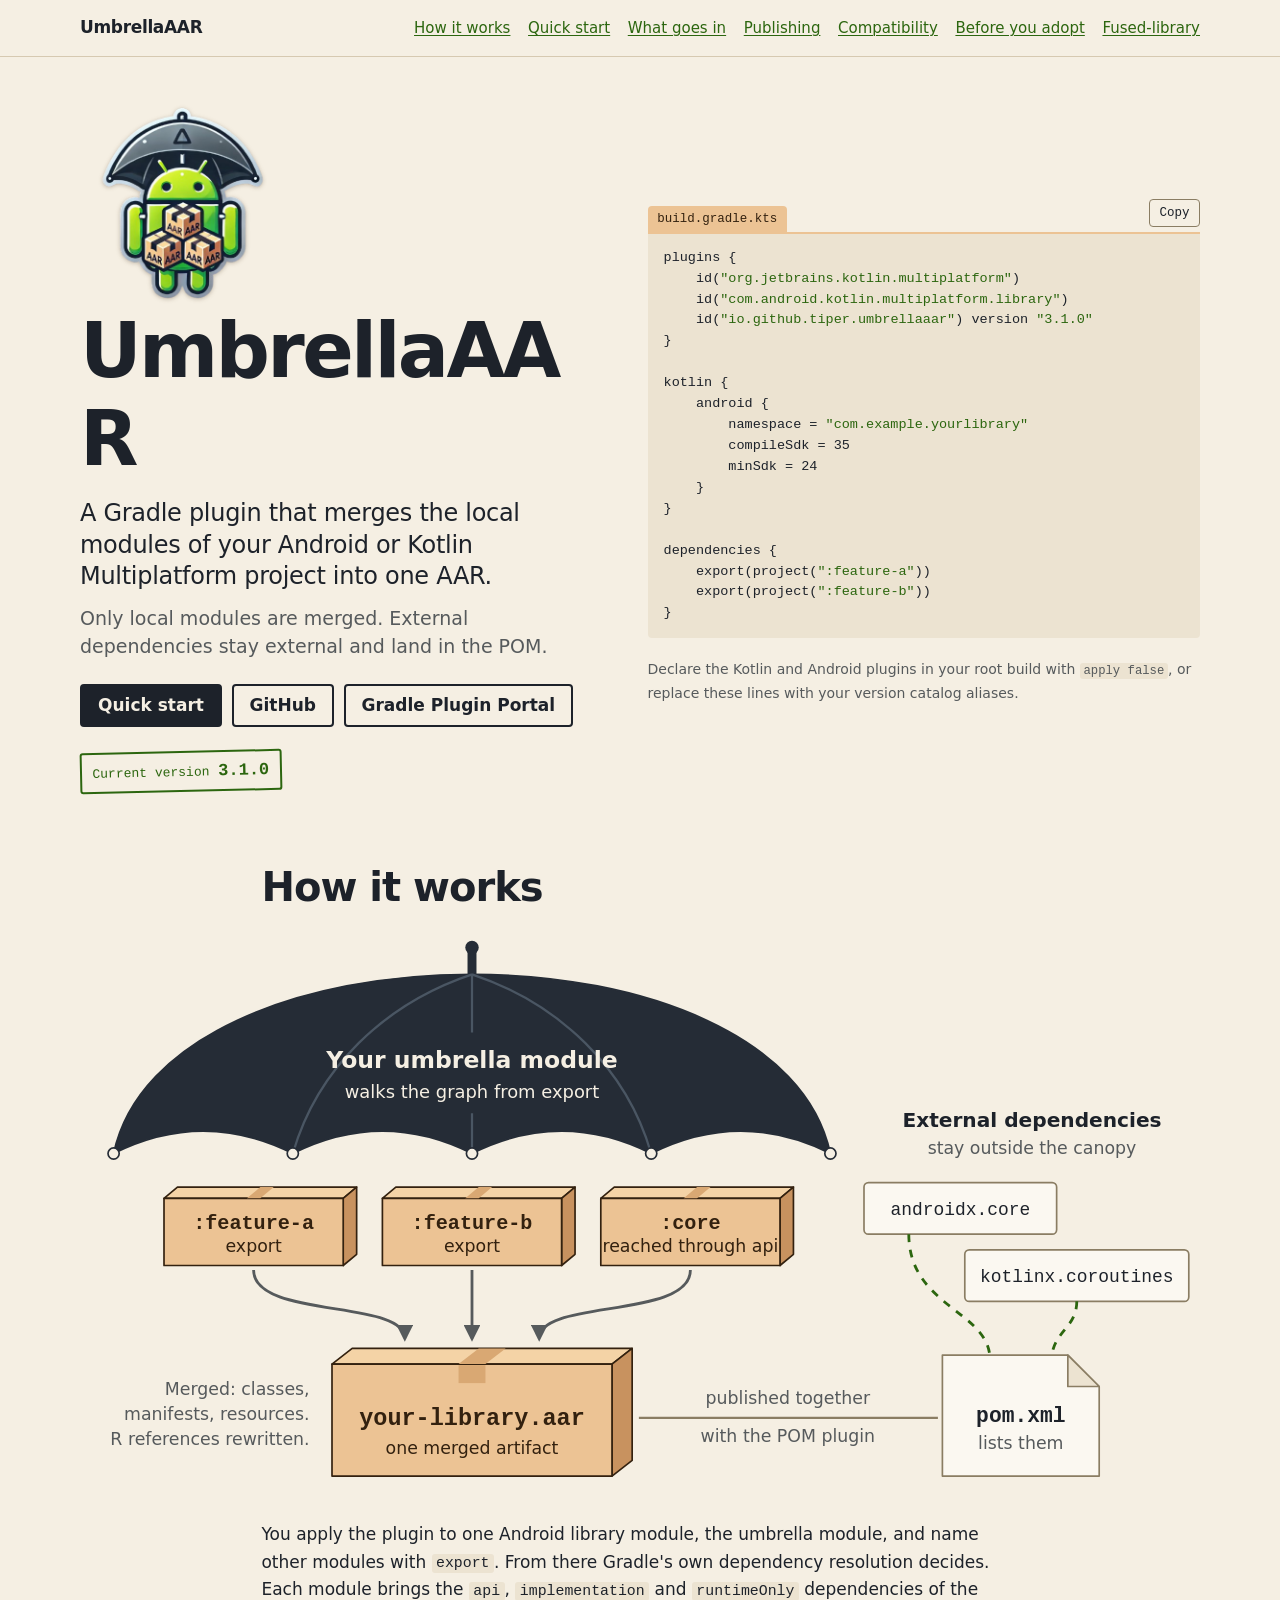
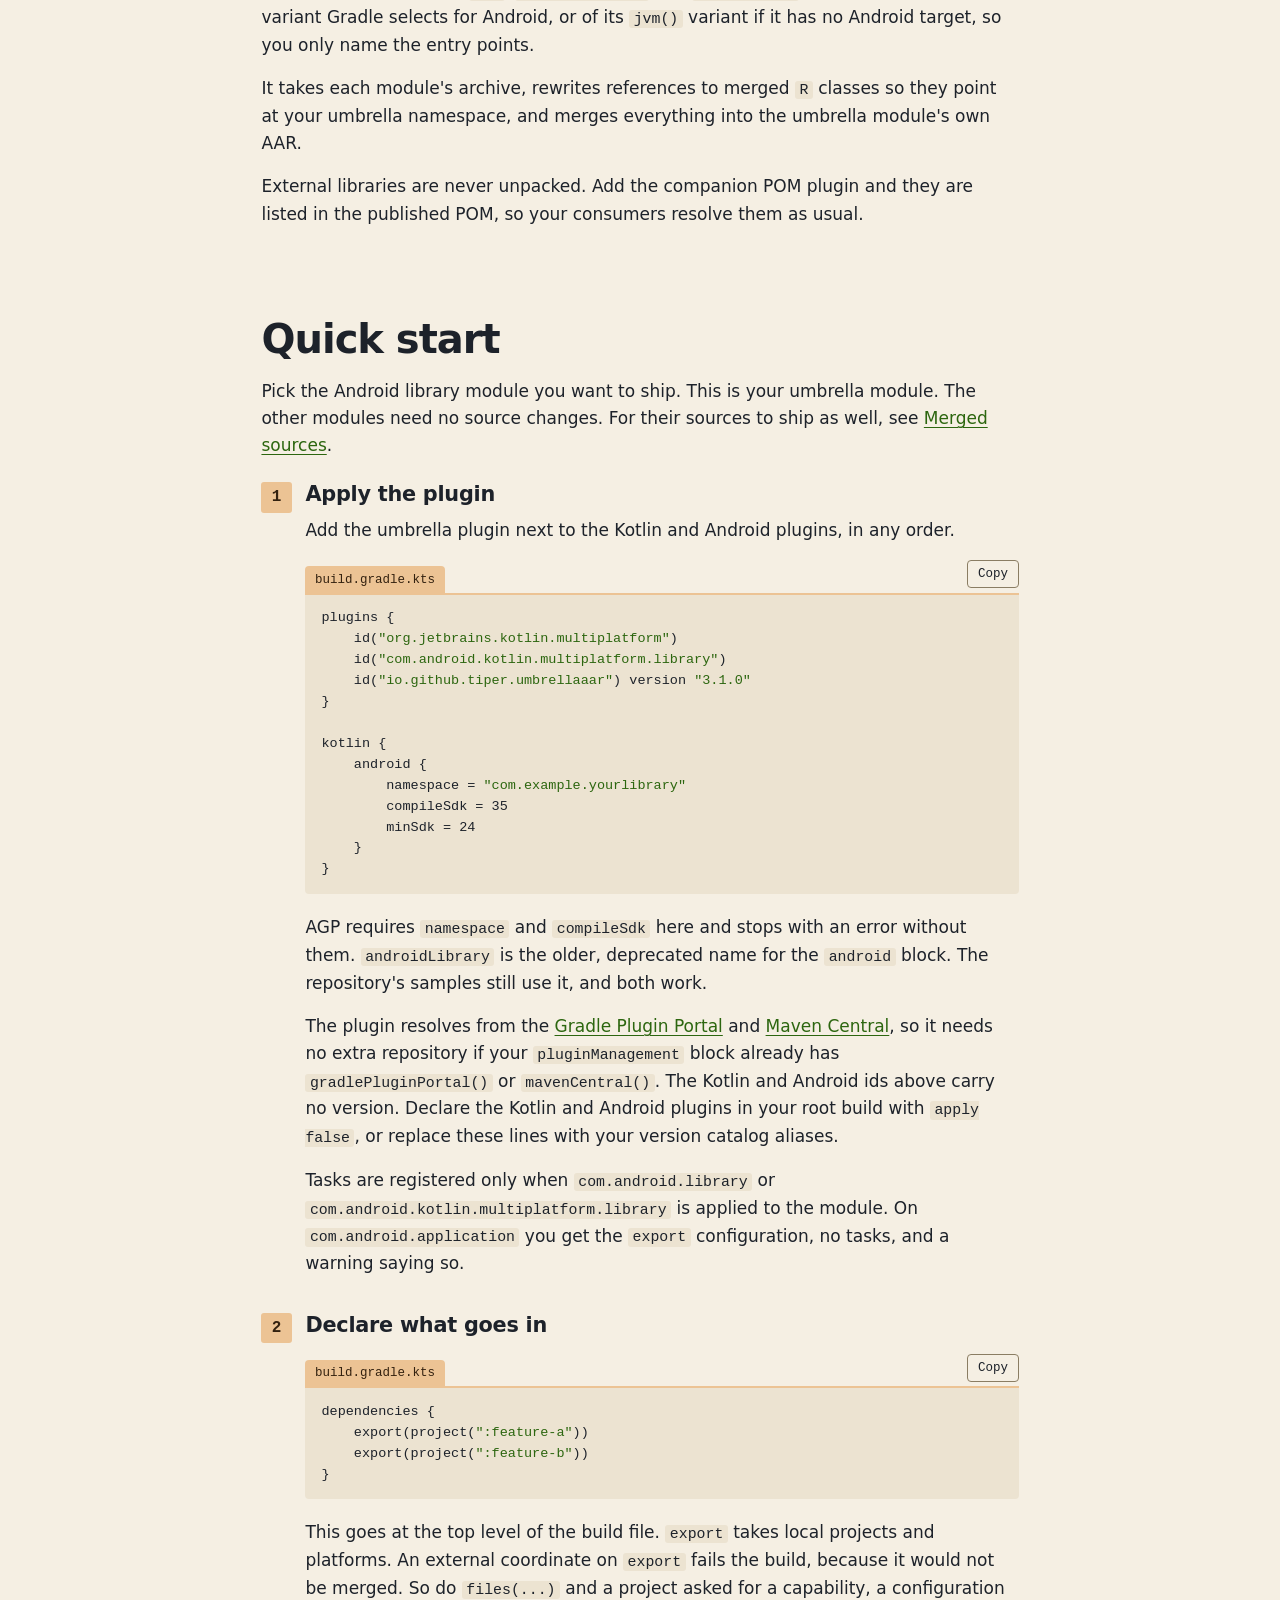
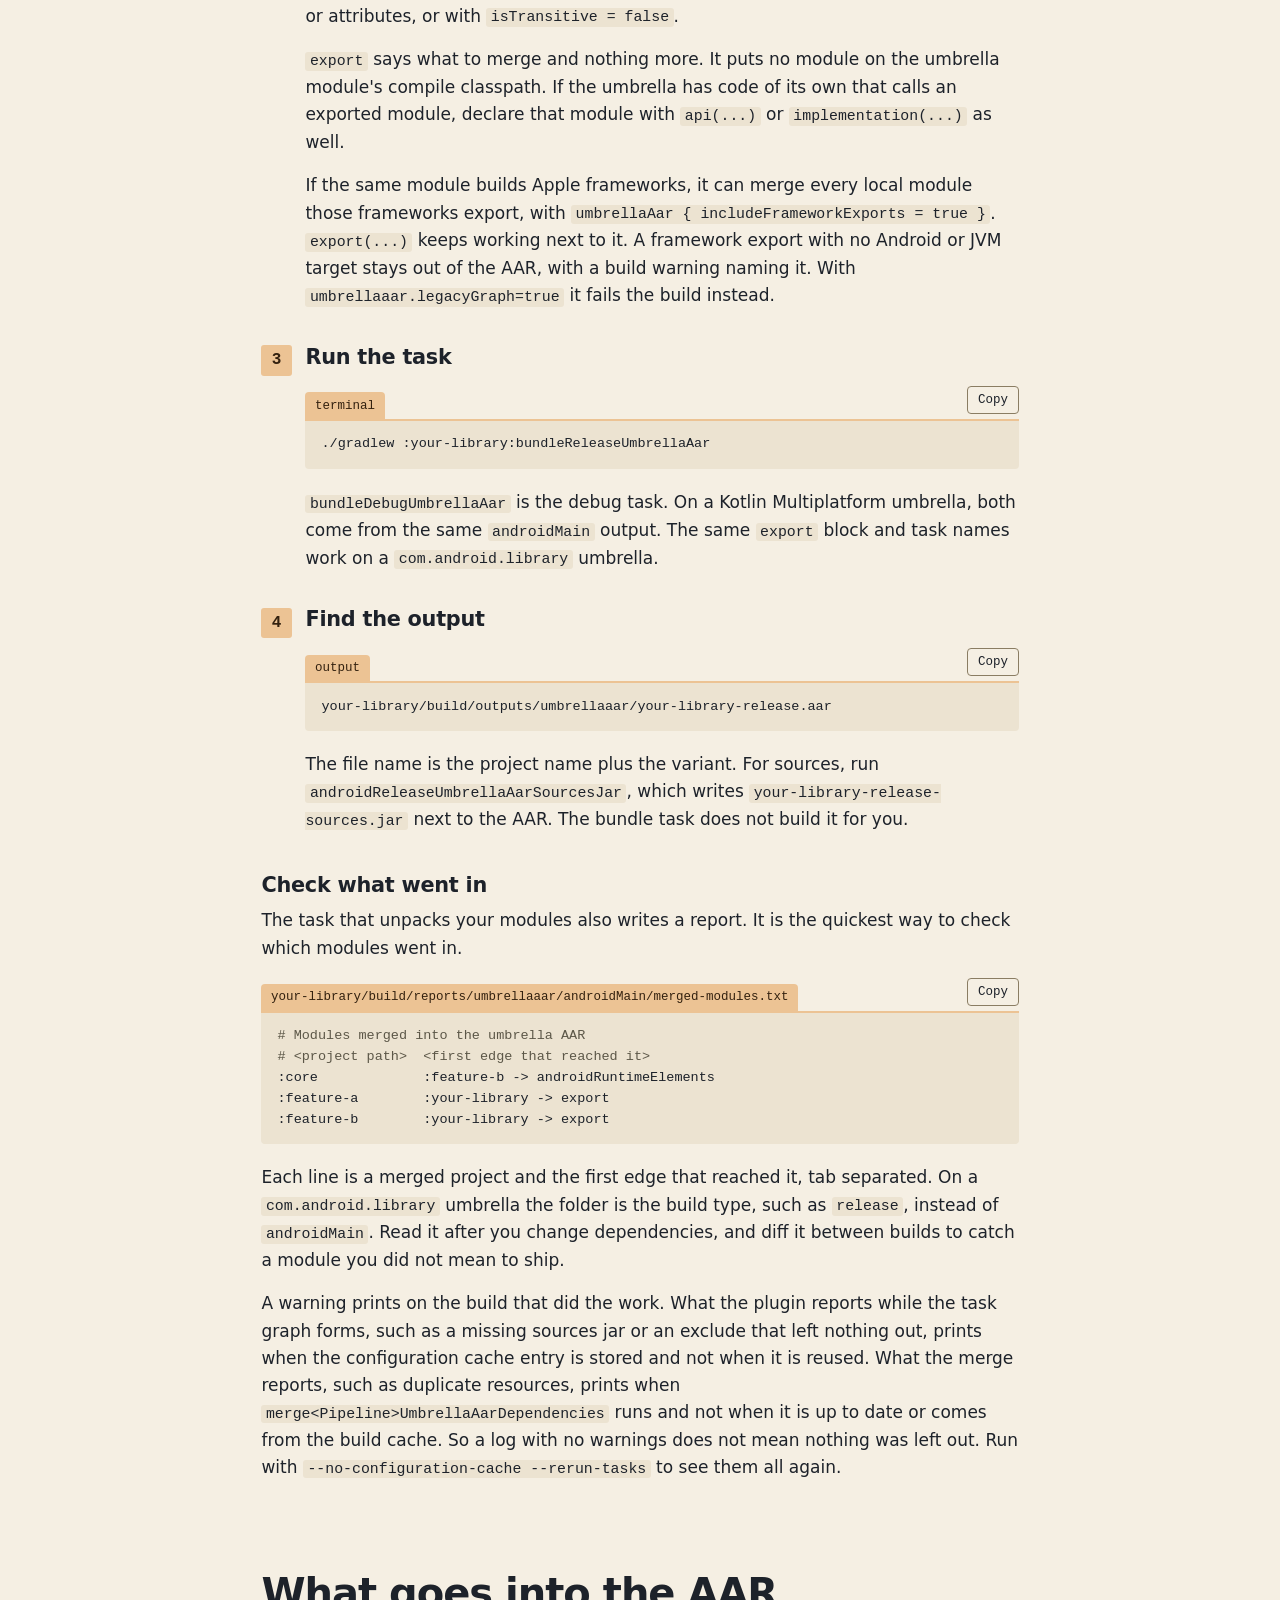
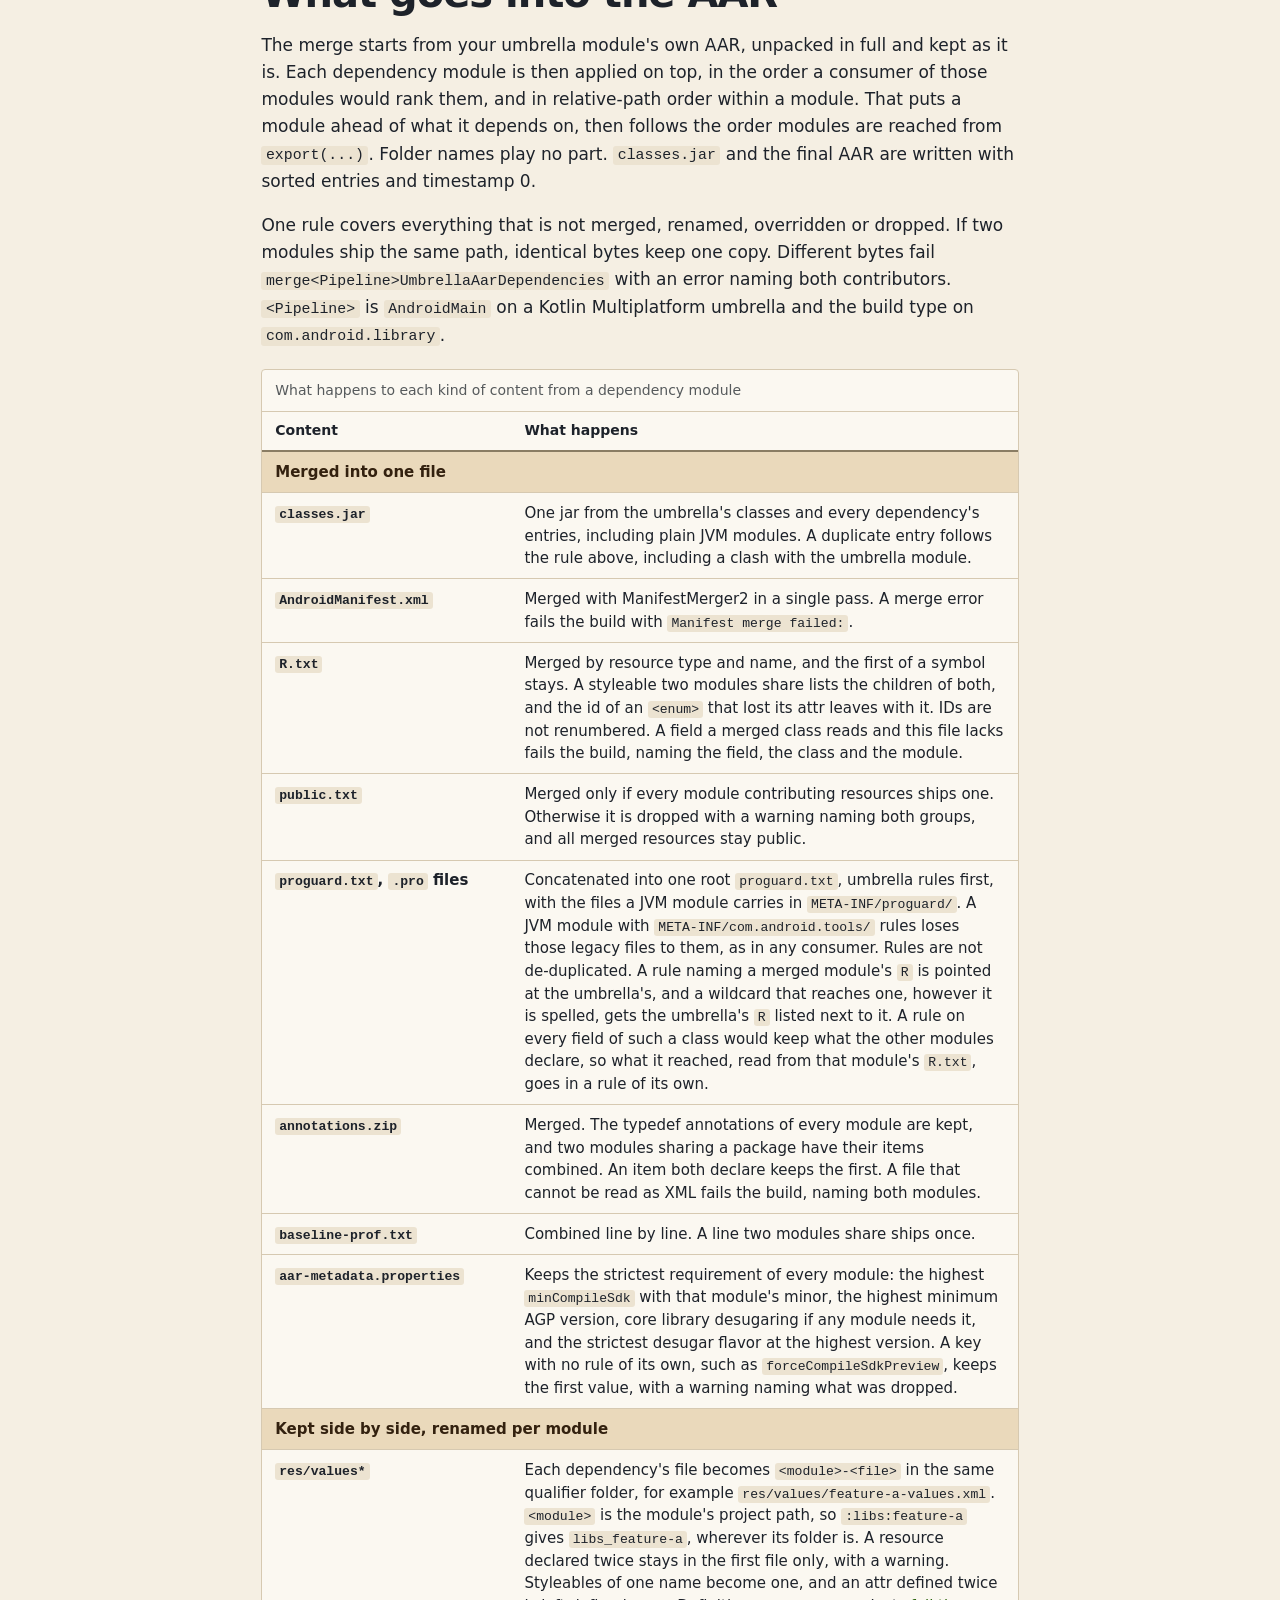
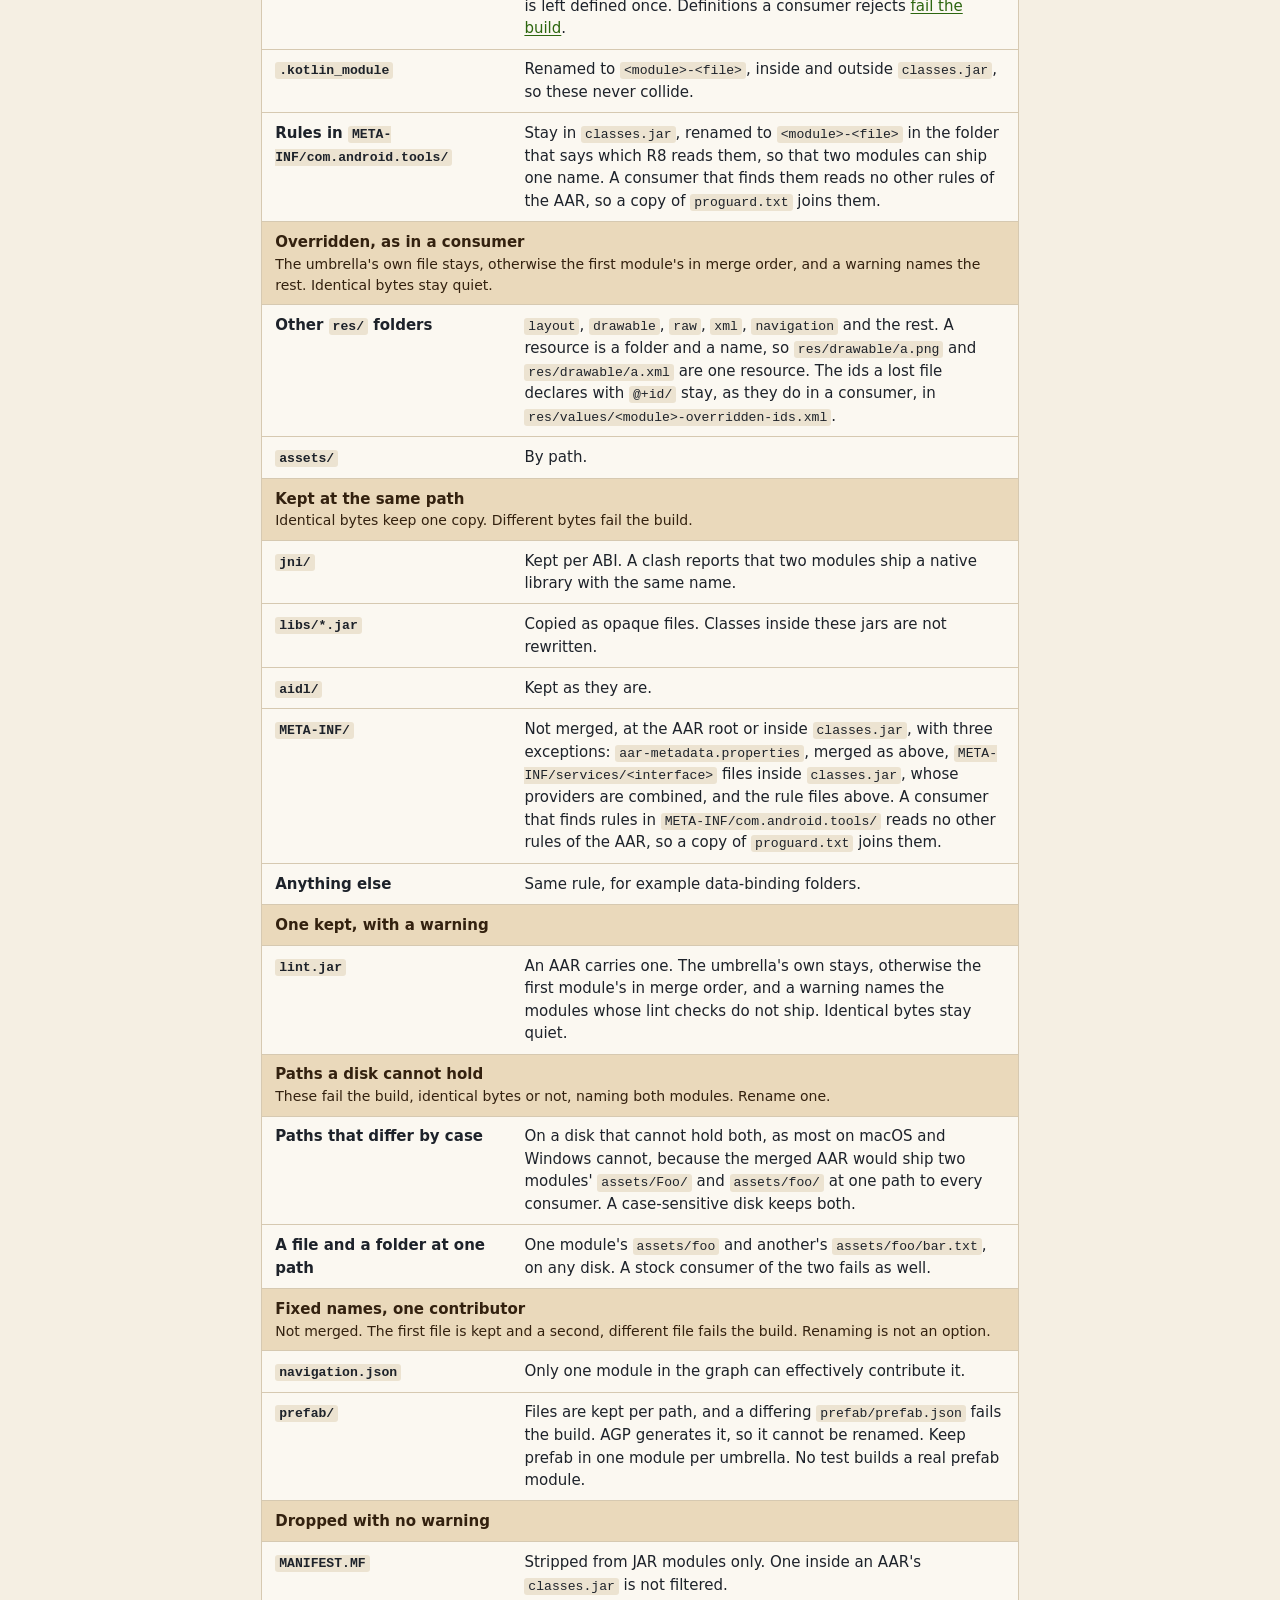
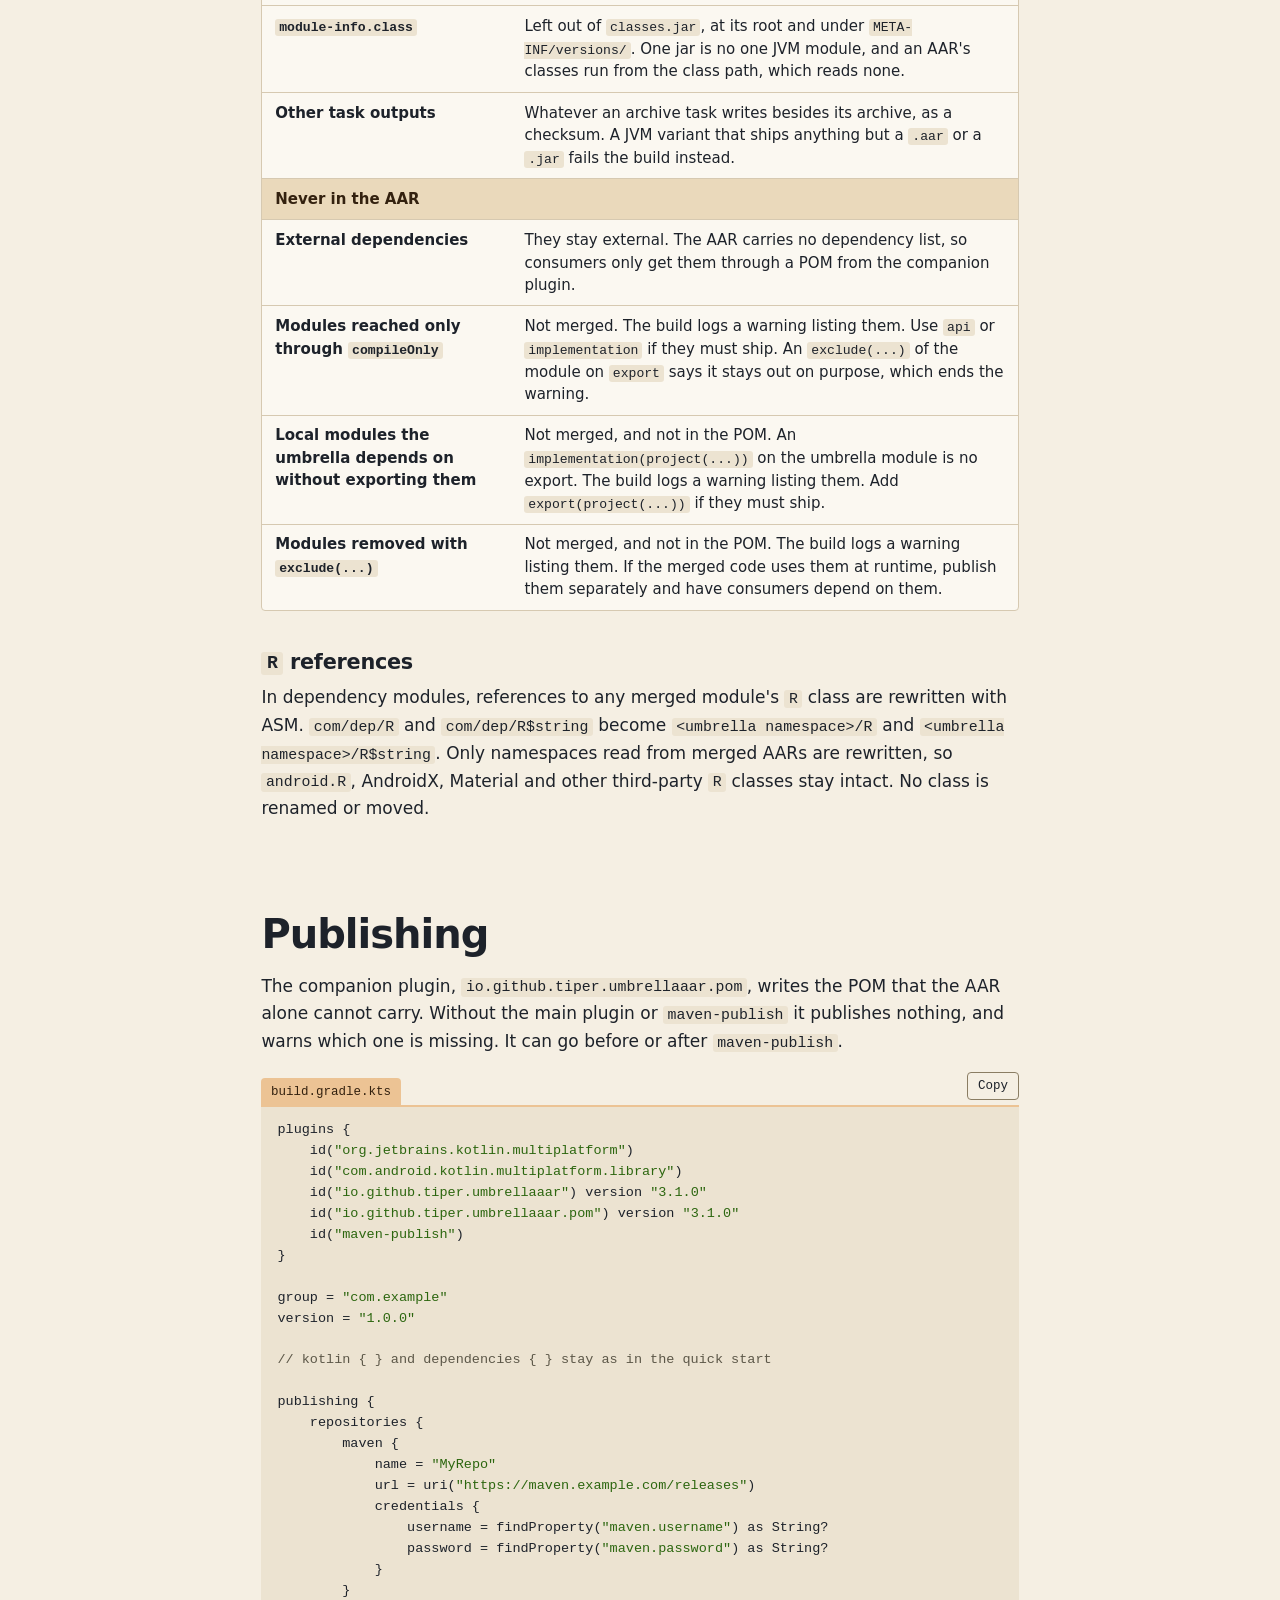
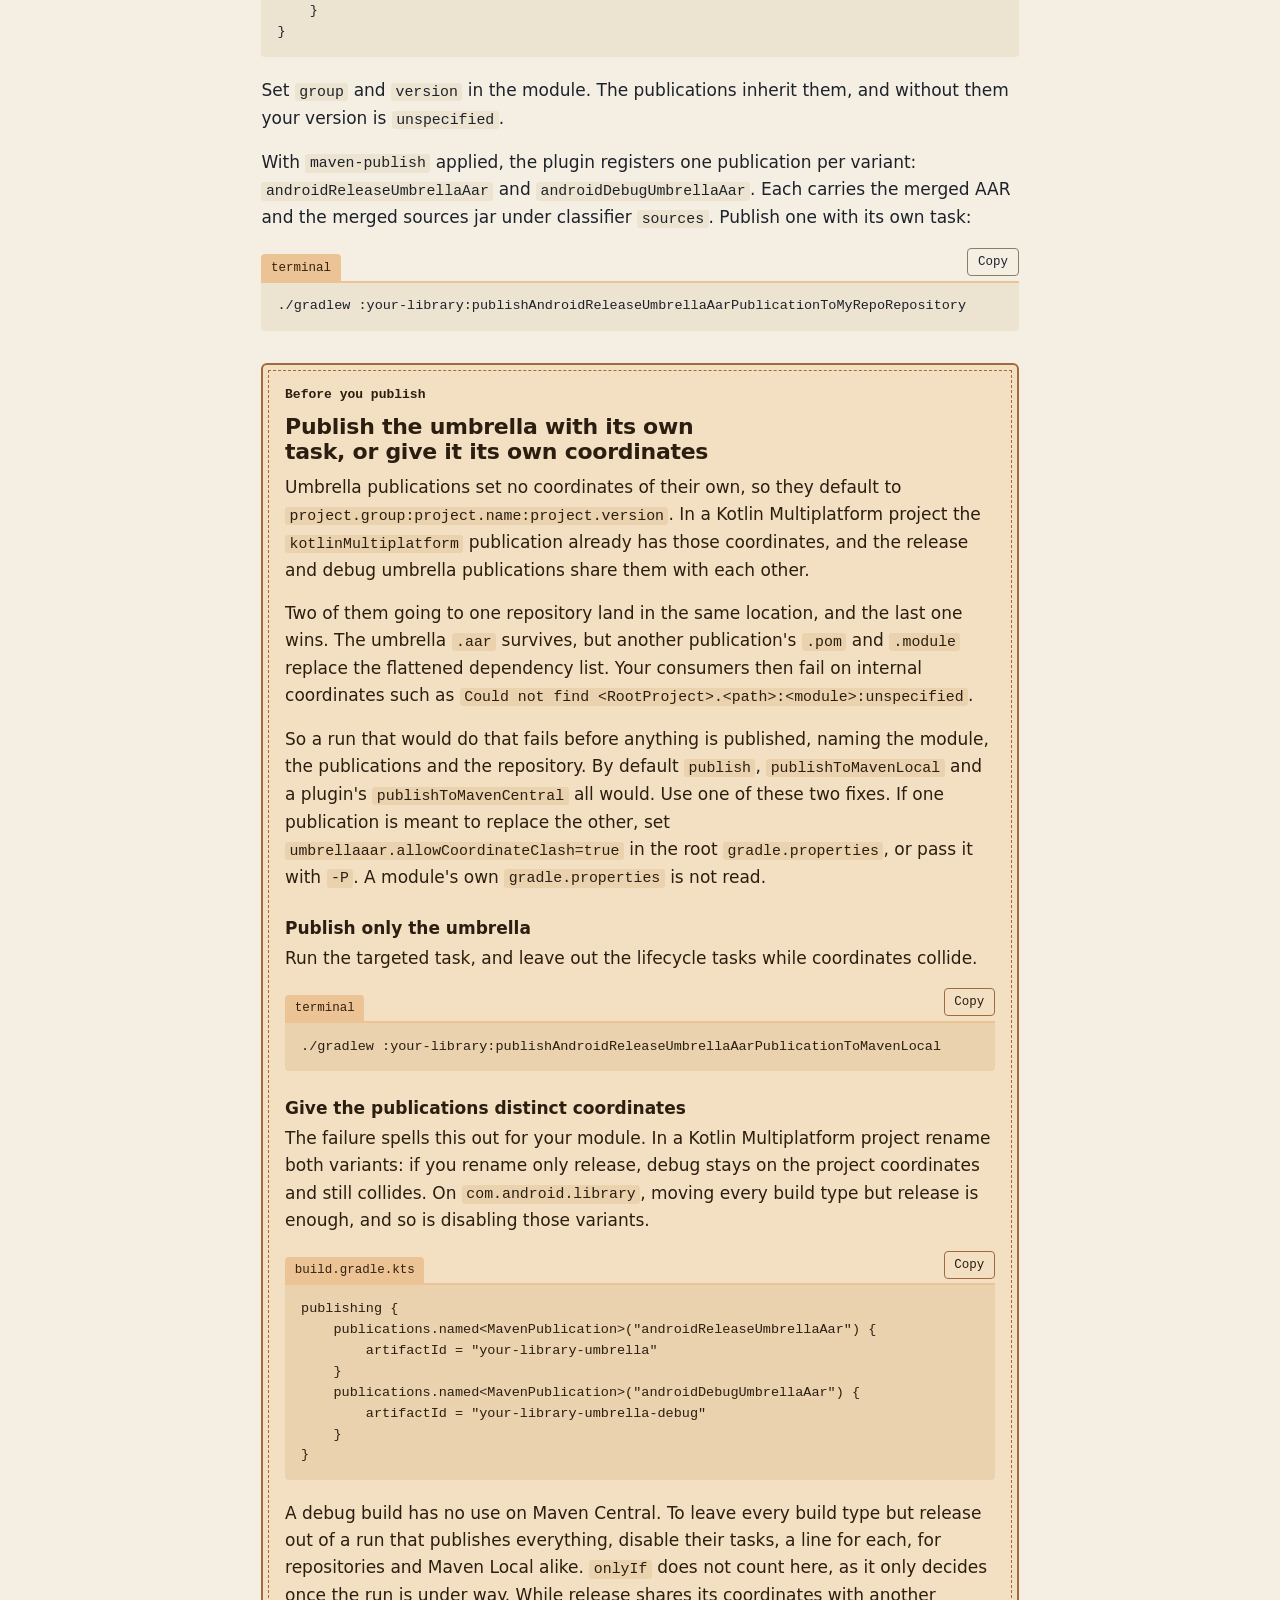
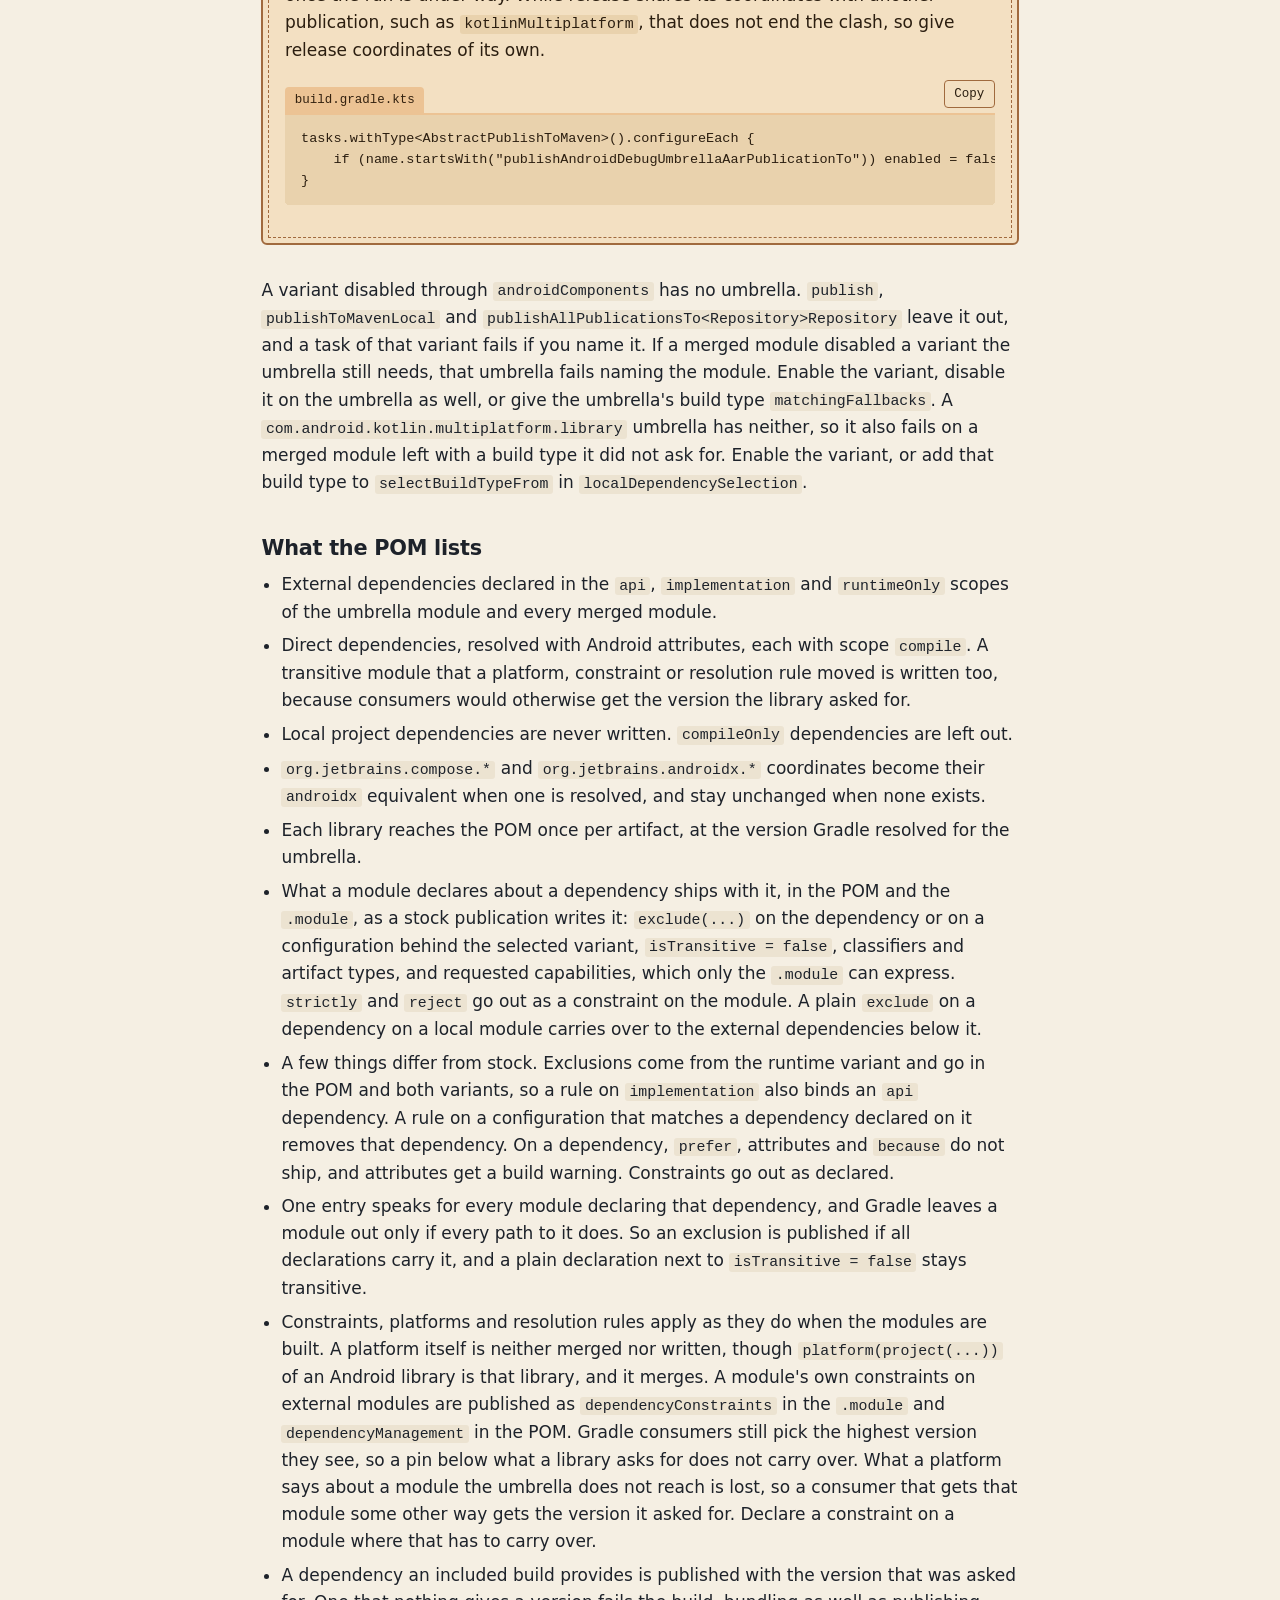
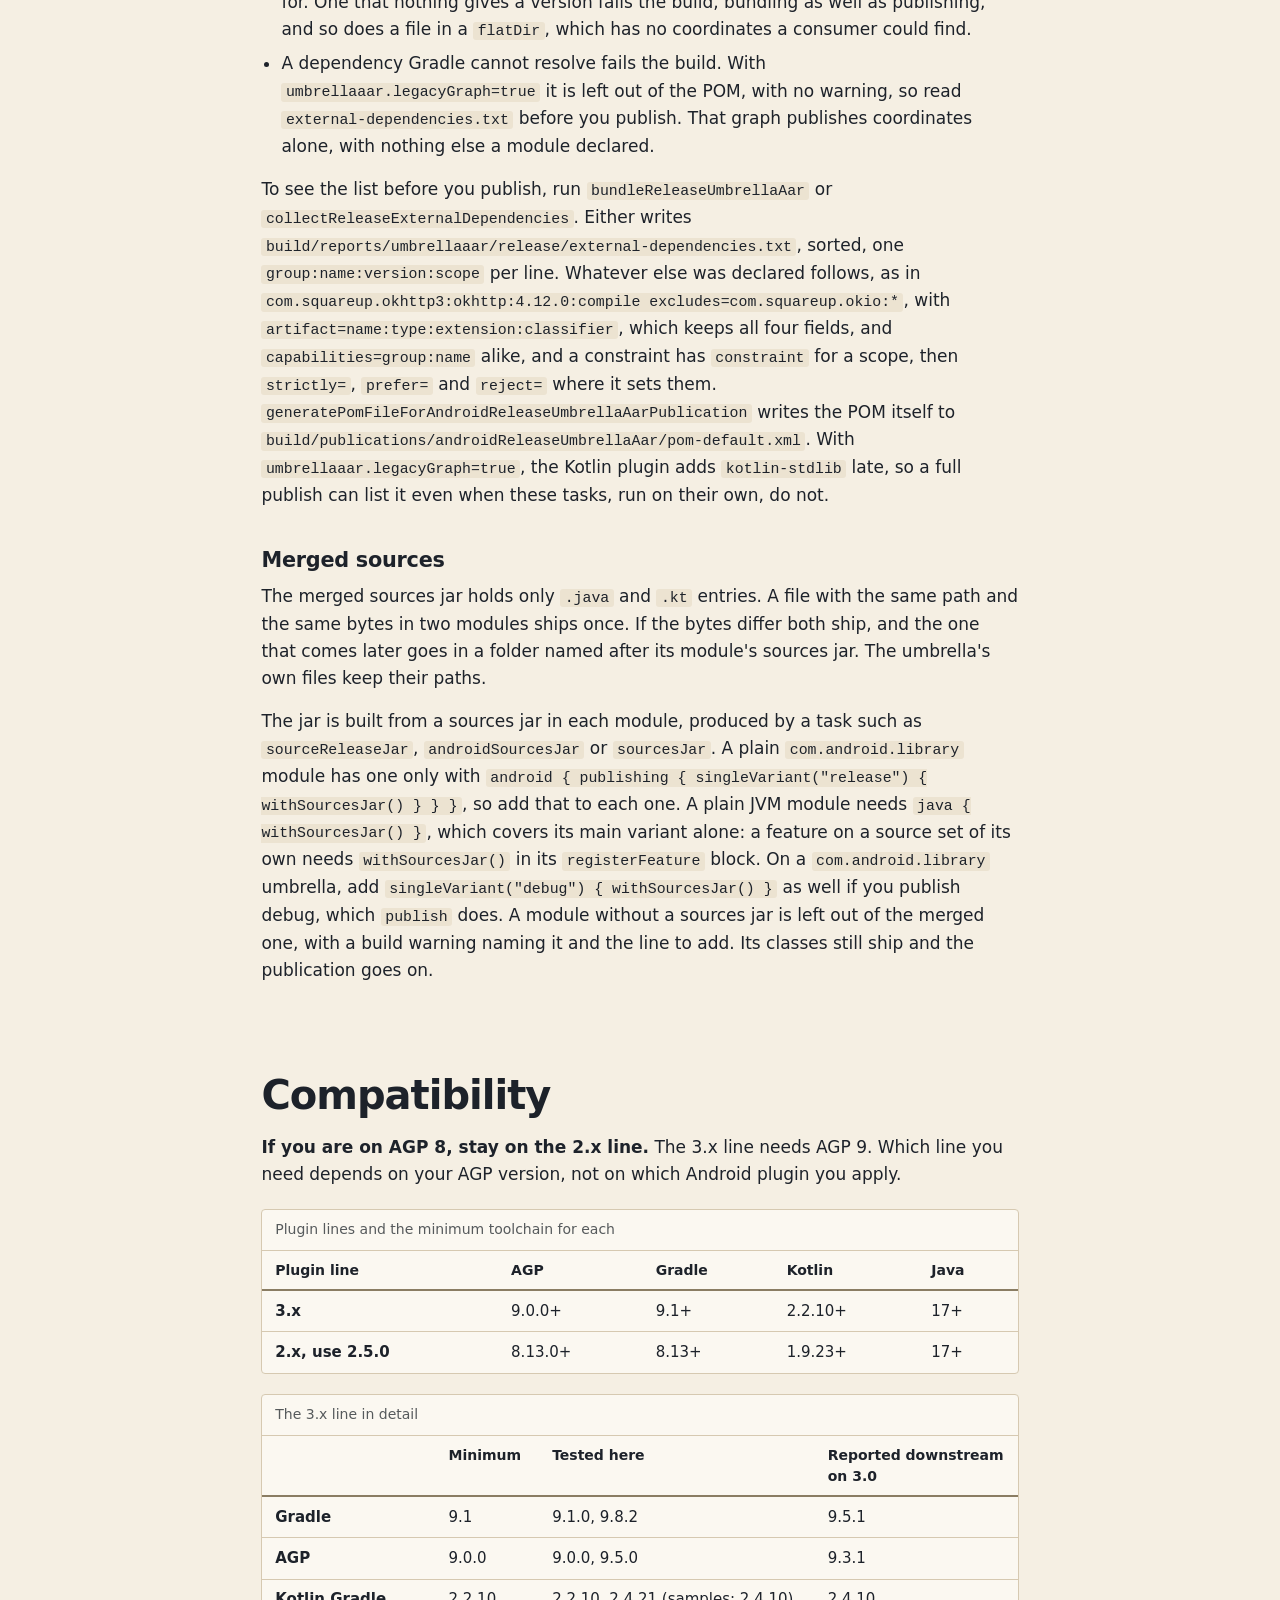
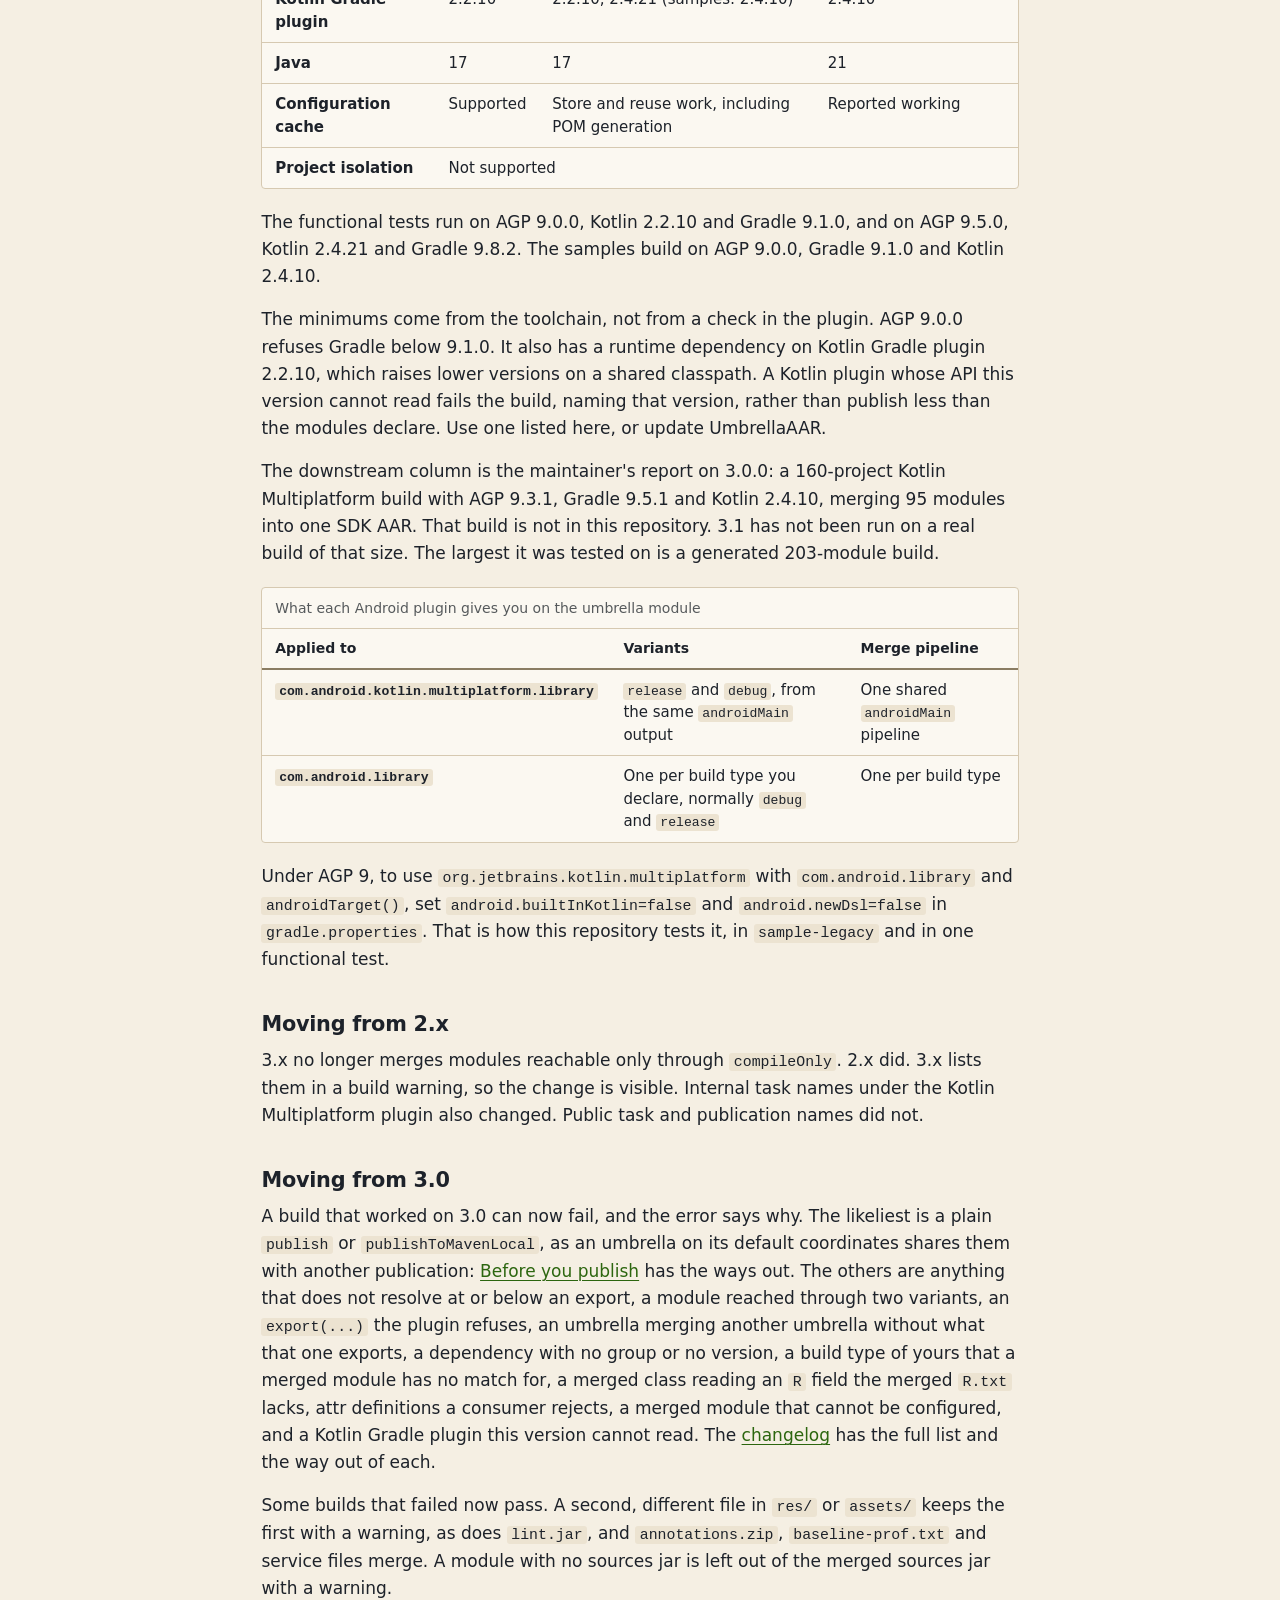
<file: site/index.html>
<!doctype html>
<html lang="en">
<head>
<meta charset="utf-8">
<meta name="viewport" content="width=device-width, initial-scale=1">
<title>UmbrellaAAR: merge local Gradle modules into one AAR</title>
<meta name="description" content="UmbrellaAAR is a Gradle plugin that merges the local modules of an Android or Kotlin Multiplatform project into one AAR. External dependencies stay external and land in the POM.">
<link rel="canonical" href="https://tiper.github.io/UmbrellaAAR/">
<meta name="color-scheme" content="light dark">
<meta name="theme-color" media="(prefers-color-scheme: light)" content="#f5efe3">
<meta name="theme-color" media="(prefers-color-scheme: dark)" content="#14181e">
<link rel="icon" type="image/png" sizes="64x64" href="favicon.png">
<link rel="apple-touch-icon" sizes="180x180" href="apple-touch-icon.png">
<meta property="og:type" content="website">
<meta property="og:site_name" content="UmbrellaAAR">
<meta property="og:title" content="UmbrellaAAR: merge local Gradle modules into one AAR">
<meta property="og:description" content="A Gradle plugin that merges the local modules of an Android or Kotlin Multiplatform project into one AAR. External dependencies stay external and land in the POM.">
<meta property="og:url" content="https://tiper.github.io/UmbrellaAAR/">
<meta property="og:image" content="https://tiper.github.io/UmbrellaAAR/logo.png">
<meta property="og:image:type" content="image/png">
<meta property="og:image:width" content="500">
<meta property="og:image:height" content="500">
<meta property="og:image:alt" content="UmbrellaAAR logo: the Android robot under a charcoal umbrella, holding three kraft boxes stamped AAR.">
<meta name="twitter:card" content="summary">
<meta name="twitter:title" content="UmbrellaAAR: merge local Gradle modules into one AAR">
<meta name="twitter:description" content="A Gradle plugin that merges the local modules of an Android or Kotlin Multiplatform project into one AAR. External dependencies stay external and land in the POM.">
<meta name="twitter:image" content="https://tiper.github.io/UmbrellaAAR/logo.png">
<meta name="twitter:image:alt" content="UmbrellaAAR logo: the Android robot under a charcoal umbrella, holding three kraft boxes stamped AAR.">
<link rel="stylesheet" href="styles.css">
<script src="site.js" defer></script>
</head>
<body>
<a class="skip" href="#main">Skip to content</a>

<header class="site-header">
  <div class="wide site-header-inner">
    <a class="wordmark" href="./">UmbrellaAAR</a>
    <nav class="site-nav" aria-label="On this page">
      <ul>
        <li><a href="#how-it-works">How it works</a></li>
        <li><a href="#quick-start">Quick start</a></li>
        <li><a href="#whats-in-the-aar">What goes in</a></li>
        <li><a href="#publishing">Publishing</a></li>
        <li><a href="#compatibility">Compatibility</a></li>
        <li><a href="#before-you-adopt">Before you adopt</a></li>
        <li><a href="#fused-library">Fused-library</a></li>
      </ul>
    </nav>
  </div>
</header>

<main id="main" tabindex="-1">

  <section class="wide hero" aria-labelledby="page-title">
    <div>
      <img class="hero-logo" src="logo.png" width="500" height="500" alt="UmbrellaAAR logo: the Android robot under a charcoal umbrella, holding three kraft boxes stamped AAR.">
      <h1 id="page-title">UmbrellaAAR</h1>
      <p class="lead">A Gradle plugin that merges the local modules of your Android or Kotlin Multiplatform project into one AAR.</p>
      <p class="distinction">Only local modules are merged. External dependencies stay external and land in the POM.</p>
      <ul class="hero-links">
        <li><a class="button button-primary" href="#quick-start">Quick start</a></li>
        <li><a class="button" href="https://github.com/tiper/UmbrellaAAR">GitHub</a></li>
        <li><a class="button" href="https://plugins.gradle.org/plugin/io.github.tiper.umbrellaaar">Gradle Plugin Portal</a></li>
      </ul>
      <p class="stamp"><span>Current version</span> <span class="plugin-version">3.1.0</span></p>
    </div>

    <div>
      <figure class="snippet">
        <figcaption><span class="file">build.gradle.kts</span></figcaption>
        <div class="scroll" tabindex="0" role="group" aria-label="Minimal build file for the umbrella module">
<pre><code>plugins {
    id(<span class="tok-string">"org.jetbrains.kotlin.multiplatform"</span>)
    id(<span class="tok-string">"com.android.kotlin.multiplatform.library"</span>)
    id(<span class="tok-string">"io.github.tiper.umbrellaaar"</span>) version <span class="tok-string">"<span class="plugin-version">3.1.0</span>"</span>
}

kotlin {
    android {
        namespace = <span class="tok-string">"com.example.yourlibrary"</span>
        compileSdk = 35
        minSdk = 24
    }
}

dependencies {
    export(project(<span class="tok-string">":feature-a"</span>))
    export(project(<span class="tok-string">":feature-b"</span>))
}
</code></pre>
        </div>
      </figure>
      <p class="hero-note">Declare the Kotlin and Android plugins in your root build with <code>apply false</code>, or replace these lines with your version catalog aliases.</p>
    </div>
  </section>

  <section id="how-it-works" aria-labelledby="how-it-works-title">
    <div class="col">
      <h2 id="how-it-works-title">How it works</h2>
    </div>

    <figure class="wide diagram">
      <svg class="diagram-wide" viewBox="0 0 1000 496" role="img" aria-labelledby="dw-title dw-desc" xmlns="http://www.w3.org/2000/svg">
        <title id="dw-title">Local modules merge into one AAR, external dependencies go to the POM</title>
        <desc id="dw-desc">An umbrella canopy labelled your umbrella module, which walks the graph from export, spans three local module boxes: :feature-a and :feature-b, declared with export, and :core, reached through api. All three flow into one kraft box labelled your-library.aar, one merged artifact. Classes, manifests and resources are merged, and R references are rewritten. Outside the canopy, androidx.core and kotlinx.coroutines stay separate, with dashed lines to a pom.xml document that lists them. The AAR and the POM are published together with the POM plugin.</desc>
        <defs>
          <marker id="dw-arrow" viewBox="0 0 10 10" refX="8" refY="5" markerWidth="6" markerHeight="6" orient="auto">
            <path class="dg-head" d="M0 0 10 5 0 10z"/>
          </marker>
        </defs>

        <!-- Canopy -->
        <path class="dg-ferrule" d="M346 14h8v24h-8z"/>
        <circle class="dg-ferrule" cx="350" cy="12" r="6"/>
        <path class="dg-canopy" d="M30 196C52 92 196 36 350 36s298 56 320 160q-80-40-160 0-80-40-160 0-80-40-160 0-80-40-160 0Z"/>
        <path class="dg-rib" d="M350 36C272 62 212 120 190 196M350 36C428 62 488 120 510 196M350 36V88M350 160V196"/>
        <circle class="dg-tip" cx="30" cy="196" r="5"/>
        <circle class="dg-tip" cx="190" cy="196" r="5"/>
        <circle class="dg-tip" cx="350" cy="196" r="5"/>
        <circle class="dg-tip" cx="510" cy="196" r="5"/>
        <circle class="dg-tip" cx="670" cy="196" r="5"/>
        <text class="dg-on-canopy dg-strong" x="350" y="120" text-anchor="middle" font-size="21">Your umbrella module</text>
        <text class="dg-on-canopy" x="350" y="146" text-anchor="middle" font-size="16">walks the graph from export</text>

        <!-- Local modules -->
        <g>
          <path class="dg-top" d="M75 236l12-10h160l-12 10z"/>
          <path class="dg-side" d="M235 236l12-10v60l-12 10z"/>
          <rect class="dg-front" x="75" y="236" width="160" height="60"/>
          <path class="dg-tape" d="M149 236l12-10h12l-12 10z"/>
          <text class="dg-on-kraft dg-mono dg-strong" x="155" y="263" text-anchor="middle" font-size="18">:feature-a</text>
          <text class="dg-on-kraft" x="155" y="284" text-anchor="middle" font-size="15.5">export</text>
        </g>
        <g>
          <path class="dg-top" d="M270 236l12-10h160l-12 10z"/>
          <path class="dg-side" d="M430 236l12-10v60l-12 10z"/>
          <rect class="dg-front" x="270" y="236" width="160" height="60"/>
          <path class="dg-tape" d="M344 236l12-10h12l-12 10z"/>
          <text class="dg-on-kraft dg-mono dg-strong" x="350" y="263" text-anchor="middle" font-size="18">:feature-b</text>
          <text class="dg-on-kraft" x="350" y="284" text-anchor="middle" font-size="15.5">export</text>
        </g>
        <g>
          <path class="dg-top" d="M465 236l12-10h160l-12 10z"/>
          <path class="dg-side" d="M625 236l12-10v60l-12 10z"/>
          <rect class="dg-front" x="465" y="236" width="160" height="60"/>
          <path class="dg-tape" d="M539 236l12-10h12l-12 10z"/>
          <text class="dg-on-kraft dg-mono dg-strong" x="545" y="263" text-anchor="middle" font-size="18">:core</text>
          <text class="dg-on-kraft" x="545" y="284" text-anchor="middle" font-size="15.5">reached through api</text>
        </g>

        <!-- Merge -->
        <path class="dg-flow" d="M155 300C155 344 290 326 290 361" marker-end="url(#dw-arrow)"/>
        <path class="dg-flow" d="M350 300V361" marker-end="url(#dw-arrow)"/>
        <path class="dg-flow" d="M545 300C545 344 410 326 410 361" marker-end="url(#dw-arrow)"/>
        <text class="dg-muted" x="205" y="412" text-anchor="end" font-size="15.5">Merged: classes,</text>
        <text class="dg-muted" x="205" y="434" text-anchor="end" font-size="15.5">manifests, resources.</text>
        <text class="dg-muted" x="205" y="456" text-anchor="end" font-size="15.5">R references rewritten.</text>

        <!-- The AAR -->
        <path class="dg-top" d="M225 384l18-14h250l-18 14z"/>
        <path class="dg-side" d="M475 384l18-14v100l-18 14z"/>
        <rect class="dg-front" x="225" y="384" width="250" height="100"/>
        <path class="dg-tape" d="M338 384l18-14h24l-18 14z"/>
        <rect class="dg-tape" x="338" y="385" width="24" height="16"/>
        <text class="dg-on-kraft dg-mono dg-strong" x="350" y="438" text-anchor="middle" font-size="21">your-library.aar</text>
        <text class="dg-on-kraft" x="350" y="464" text-anchor="middle" font-size="15.5">one merged artifact</text>

        <!-- External dependencies -->
        <text class="dg-strong" x="850" y="172" text-anchor="middle" font-size="18">External dependencies</text>
        <text class="dg-muted" x="850" y="196" text-anchor="middle" font-size="15.5">stay outside the canopy</text>
        <rect class="dg-chip" x="700" y="222" width="172" height="46" rx="4"/>
        <text class="dg-mono" x="786" y="251" text-anchor="middle" font-size="16">androidx.core</text>
        <rect class="dg-chip" x="790" y="282" width="200" height="46" rx="4"/>
        <text class="dg-mono" x="890" y="311" text-anchor="middle" font-size="16">kotlinx.coroutines</text>
        <path class="dg-dash" d="M740 268C740 330 806 336 812 374"/>
        <path class="dg-dash" d="M890 328C890 350 872 354 868 374"/>

        <!-- The POM -->
        <path class="dg-doc" d="M770 376h112l28 28v80H770z"/>
        <path class="dg-fold" d="M882 376v28h28z"/>
        <text class="dg-mono dg-strong" x="840" y="436" text-anchor="middle" font-size="19">pom.xml</text>
        <text class="dg-muted" x="840" y="460" text-anchor="middle" font-size="15.5">lists them</text>

        <path class="dg-link" d="M499 432H766"/>
        <text class="dg-muted" x="632" y="420" text-anchor="middle" font-size="15.5">published together</text>
        <text class="dg-muted" x="632" y="454" text-anchor="middle" font-size="15.5">with the POM plugin</text>
      </svg>

      <svg class="diagram-narrow" viewBox="0 0 300 572" role="img" aria-labelledby="dn-title dn-desc" xmlns="http://www.w3.org/2000/svg">
        <title id="dn-title">Local modules merge into one AAR, external dependencies go to the POM</title>
        <desc id="dn-desc">An umbrella canopy labelled umbrella module, which walks the graph from export, spans three local module boxes: :feature-a and :feature-b, declared with export, and :core, reached through api. All three flow down into one kraft box labelled your-library.aar, one merged artifact. Classes, manifests and resources are merged, and R references are rewritten. Below it, outside the canopy, androidx.core and kotlinx.coroutines stay separate, with dashed lines to a pom.xml document that lists them. The AAR and the POM are published together with the POM plugin.</desc>
        <defs>
          <marker id="dn-arrow" viewBox="0 0 10 10" refX="8" refY="5" markerWidth="5.5" markerHeight="5.5" orient="auto">
            <path class="dg-head" d="M0 0 10 5 0 10z"/>
          </marker>
        </defs>

        <path class="dg-ferrule" d="M148 12h4v20h-4z"/>
        <circle class="dg-ferrule" cx="150" cy="10" r="3.5"/>
        <path class="dg-canopy" d="M6 124C16 66 84 30 150 30s134 36 144 94q-36-20-72 0-36-20-72 0-36-20-72 0-36-20-72 0Z"/>
        <path class="dg-rib" d="M150 30C104 38 84 76 78 124M150 30C196 38 216 76 222 124M150 30V52M150 100V124"/>
        <circle class="dg-tip" cx="6" cy="124" r="3"/>
        <circle class="dg-tip" cx="78" cy="124" r="3"/>
        <circle class="dg-tip" cx="150" cy="124" r="3"/>
        <circle class="dg-tip" cx="222" cy="124" r="3"/>
        <circle class="dg-tip" cx="294" cy="124" r="3"/>
        <text class="dg-on-canopy dg-strong" x="150" y="72" text-anchor="middle" font-size="14.5">Umbrella module</text>
        <text class="dg-on-canopy" x="150" y="91" text-anchor="middle" font-size="12.5">walks from export</text>

        <g>
          <path class="dg-top" d="M6 146l6-5h88l-6 5z"/>
          <path class="dg-side" d="M94 146l6-5v50l-6 5z"/>
          <rect class="dg-front" x="6" y="146" width="88" height="50"/>
          <path class="dg-tape" d="M44 146l6-5h6l-6 5z"/>
          <text class="dg-on-kraft dg-mono dg-strong" x="50" y="167" text-anchor="middle" font-size="13">:feature-a</text>
          <text class="dg-on-kraft" x="50" y="185" text-anchor="middle" font-size="12.5">export</text>
        </g>
        <g>
          <path class="dg-top" d="M103 146l6-5h88l-6 5z"/>
          <path class="dg-side" d="M191 146l6-5v50l-6 5z"/>
          <rect class="dg-front" x="103" y="146" width="88" height="50"/>
          <path class="dg-tape" d="M141 146l6-5h6l-6 5z"/>
          <text class="dg-on-kraft dg-mono dg-strong" x="147" y="167" text-anchor="middle" font-size="13">:feature-b</text>
          <text class="dg-on-kraft" x="147" y="185" text-anchor="middle" font-size="12.5">export</text>
        </g>
        <g>
          <path class="dg-top" d="M200 146l6-5h88l-6 5z"/>
          <path class="dg-side" d="M288 146l6-5v50l-6 5z"/>
          <rect class="dg-front" x="200" y="146" width="88" height="50"/>
          <path class="dg-tape" d="M238 146l6-5h6l-6 5z"/>
          <text class="dg-on-kraft dg-mono dg-strong" x="244" y="167" text-anchor="middle" font-size="13">:core</text>
          <text class="dg-on-kraft" x="244" y="185" text-anchor="middle" font-size="12.5">through api</text>
        </g>

        <path class="dg-flow" d="M50 200C50 230 112 220 112 245" marker-end="url(#dn-arrow)"/>
        <path class="dg-flow" d="M147 200V245" marker-end="url(#dn-arrow)"/>
        <path class="dg-flow" d="M244 200C244 230 184 220 184 245" marker-end="url(#dn-arrow)"/>

        <path class="dg-top" d="M54 258l10-8h186l-10 8z"/>
        <path class="dg-side" d="M240 258l10-8v66l-10 8z"/>
        <rect class="dg-front" x="54" y="258" width="186" height="66"/>
        <path class="dg-tape" d="M138 258l10-8h14l-10 8z"/>
        <rect class="dg-tape" x="138" y="259" width="14" height="10"/>
        <text class="dg-on-kraft dg-mono dg-strong" x="147" y="291" text-anchor="middle" font-size="15">your-library.aar</text>
        <text class="dg-on-kraft" x="147" y="311" text-anchor="middle" font-size="12.5">one merged artifact</text>

        <text class="dg-strong" x="150" y="362" text-anchor="middle" font-size="14.5">External dependencies</text>
        <text class="dg-muted" x="150" y="380" text-anchor="middle" font-size="12.5">stay outside the canopy</text>
        <rect class="dg-chip" x="6" y="392" width="122" height="38" rx="3"/>
        <text class="dg-mono" x="67" y="416" text-anchor="middle" font-size="12.5">androidx.core</text>
        <rect class="dg-chip" x="136" y="392" width="158" height="38" rx="3"/>
        <text class="dg-mono" x="215" y="416" text-anchor="middle" font-size="12.5">kotlinx.coroutines</text>
        <path class="dg-dash" d="M67 430C67 456 126 448 130 470"/>
        <path class="dg-dash" d="M215 430C215 456 174 448 170 470"/>

        <path class="dg-doc" d="M95 472h88l22 18v52H95z"/>
        <path class="dg-fold" d="M183 472v18h22z"/>
        <text class="dg-mono dg-strong" x="150" y="510" text-anchor="middle" font-size="14.5">pom.xml</text>
        <text class="dg-muted" x="150" y="528" text-anchor="middle" font-size="12.5">lists them</text>
        <text class="dg-muted" x="150" y="562" text-anchor="middle" font-size="12.5">published together with the AAR</text>
      </svg>
    </figure>

    <div class="col">
      <p>You apply the plugin to one Android library module, the umbrella module, and name other modules with <code>export</code>. From there Gradle's own dependency resolution decides. Each module brings the <code>api</code>, <code>implementation</code> and <code>runtimeOnly</code> dependencies of the variant Gradle selects for Android, or of its <code>jvm()</code> variant if it has no Android target, so you only name the entry points.</p>
      <p>It takes each module's archive, rewrites references to merged <code>R</code> classes so they point at your umbrella namespace, and merges everything into the umbrella module's own AAR.</p>
      <p>External libraries are never unpacked. Add the companion POM plugin and they are listed in the published POM, so your consumers resolve them as usual.</p>
    </div>
  </section>

  <section id="quick-start" class="col" aria-labelledby="quick-start-title">
    <h2 id="quick-start-title">Quick start</h2>
    <p>Pick the Android library module you want to ship. This is your umbrella module. The other modules need no source changes. For their sources to ship as well, see <a href="#merged-sources">Merged sources</a>.</p>

    <ol class="steps" role="list">
      <li>
        <h3>Apply the plugin</h3>
        <p>Add the umbrella plugin next to the Kotlin and Android plugins, in any order.</p>
        <figure class="snippet">
          <figcaption><span class="file">build.gradle.kts</span></figcaption>
          <div class="scroll" tabindex="0" role="group" aria-label="Plugins and Android target for the umbrella module">
<pre><code>plugins {
    id(<span class="tok-string">"org.jetbrains.kotlin.multiplatform"</span>)
    id(<span class="tok-string">"com.android.kotlin.multiplatform.library"</span>)
    id(<span class="tok-string">"io.github.tiper.umbrellaaar"</span>) version <span class="tok-string">"<span class="plugin-version">3.1.0</span>"</span>
}

kotlin {
    android {
        namespace = <span class="tok-string">"com.example.yourlibrary"</span>
        compileSdk = 35
        minSdk = 24
    }
}
</code></pre>
          </div>
        </figure>
        <p>AGP requires <code>namespace</code> and <code>compileSdk</code> here and stops with an error without them. <code>androidLibrary</code> is the older, deprecated name for the <code>android</code> block. The repository's samples still use it, and both work.</p>
        <p>The plugin resolves from the <a href="https://plugins.gradle.org/plugin/io.github.tiper.umbrellaaar">Gradle Plugin Portal</a> and <a href="https://central.sonatype.com/search?q=g%3Aio.github.tiper">Maven Central</a>, so it needs no extra repository if your <code>pluginManagement</code> block already has <code>gradlePluginPortal()</code> or <code>mavenCentral()</code>. The Kotlin and Android ids above carry no version. Declare the Kotlin and Android plugins in your root build with <code>apply false</code>, or replace these lines with your version catalog aliases.</p>
        <p>Tasks are registered only when <code>com.android.library</code> or <code>com.android.kotlin.multiplatform.library</code> is applied to the module. On <code>com.android.application</code> you get the <code>export</code> configuration, no tasks, and a warning saying so.</p>
      </li>
      <li>
        <h3>Declare what goes in</h3>
        <figure class="snippet">
          <figcaption><span class="file">build.gradle.kts</span></figcaption>
          <div class="scroll" tabindex="0" role="group" aria-label="Export declarations for the umbrella module">
<pre><code>dependencies {
    export(project(<span class="tok-string">":feature-a"</span>))
    export(project(<span class="tok-string">":feature-b"</span>))
}
</code></pre>
          </div>
        </figure>
        <p>This goes at the top level of the build file. <code>export</code> takes local projects and platforms. An external coordinate on <code>export</code> fails the build, because it would not be merged. So do <code>files(...)</code> and a project asked for a capability, a configuration or attributes, or with <code>isTransitive = false</code>.</p>
        <p><code>export</code> says what to merge and nothing more. It puts no module on the umbrella module's compile classpath. If the umbrella has code of its own that calls an exported module, declare that module with <code>api(...)</code> or <code>implementation(...)</code> as well.</p>
        <p>If the same module builds Apple frameworks, it can merge every local module those frameworks export, with <code>umbrellaAar { includeFrameworkExports = true }</code>. <code>export(...)</code> keeps working next to it. A framework export with no Android or JVM target stays out of the AAR, with a build warning naming it. With <code>umbrellaaar.legacyGraph=true</code> it fails the build instead.</p>
      </li>
      <li>
        <h3>Run the task</h3>
        <figure class="snippet">
          <figcaption><span class="file">terminal</span></figcaption>
          <div class="scroll" tabindex="0" role="group" aria-label="Command that builds the release AAR">
<pre><code>./gradlew :your-library:bundleReleaseUmbrellaAar
</code></pre>
          </div>
        </figure>
        <p><code>bundleDebugUmbrellaAar</code> is the debug task. On a Kotlin Multiplatform umbrella, both come from the same <code>androidMain</code> output. The same <code>export</code> block and task names work on a <code>com.android.library</code> umbrella.</p>
      </li>
      <li>
        <h3>Find the output</h3>
        <figure class="snippet">
          <figcaption><span class="file">output</span></figcaption>
          <div class="scroll" tabindex="0" role="group" aria-label="Path of the merged AAR">
<pre><code>your-library/build/outputs/umbrellaaar/your-library-release.aar
</code></pre>
          </div>
        </figure>
        <p>The file name is the project name plus the variant. For sources, run <code>androidReleaseUmbrellaAarSourcesJar</code>, which writes <code>your-library-release-sources.jar</code> next to the AAR. The bundle task does not build it for you.</p>
      </li>
    </ol>

    <h3>Check what went in</h3>
    <p>The task that unpacks your modules also writes a report. It is the quickest way to check which modules went in.</p>
    <figure class="snippet">
      <figcaption><span class="file">your-library/build/reports/umbrellaaar/androidMain/merged-modules.txt</span></figcaption>
      <div class="scroll" tabindex="0" role="group" aria-label="Example of the merged modules report">
<pre class="report"><code><span class="tok-comment"># Modules merged into the umbrella AAR</span>
<span class="tok-comment"># &lt;project path&gt;	&lt;first edge that reached it&gt;</span>
:core	:feature-b -&gt; androidRuntimeElements
:feature-a	:your-library -&gt; export
:feature-b	:your-library -&gt; export
</code></pre>
      </div>
    </figure>
    <p>Each line is a merged project and the first edge that reached it, tab separated. On a <code>com.android.library</code> umbrella the folder is the build type, such as <code>release</code>, instead of <code>androidMain</code>. Read it after you change dependencies, and diff it between builds to catch a module you did not mean to ship.</p>
    <p>A warning prints on the build that did the work. What the plugin reports while the task graph forms, such as a missing sources jar or an exclude that left nothing out, prints when the configuration cache entry is stored and not when it is reused. What the merge reports, such as duplicate resources, prints when <code>merge&lt;Pipeline&gt;UmbrellaAarDependencies</code> runs and not when it is up to date or comes from the build cache. So a log with no warnings does not mean nothing was left out. Run with <code>--no-configuration-cache --rerun-tasks</code> to see them all again.</p>
  </section>

  <section id="whats-in-the-aar" class="col" aria-labelledby="whats-in-the-aar-title">
    <h2 id="whats-in-the-aar-title">What goes into the AAR</h2>
    <p>The merge starts from your umbrella module's own AAR, unpacked in full and kept as it is. Each dependency module is then applied on top, in the order a consumer of those modules would rank them, and in relative-path order within a module. That puts a module ahead of what it depends on, then follows the order modules are reached from <code>export(...)</code>. Folder names play no part. <code>classes.jar</code> and the final AAR are written with sorted entries and timestamp 0.</p>
    <p>One rule covers everything that is not merged, renamed, overridden or dropped. If two modules ship the same path, identical bytes keep one copy. Different bytes fail <code>merge&lt;Pipeline&gt;UmbrellaAarDependencies</code> with an error naming both contributors. <code>&lt;Pipeline&gt;</code> is <code>AndroidMain</code> on a Kotlin Multiplatform umbrella and the build type on <code>com.android.library</code>.</p>

    <div class="scroll table-scroll" tabindex="0" role="group" aria-labelledby="content-caption">
      <table class="table-content">
        <caption id="content-caption">What happens to each kind of content from a dependency module</caption>
        <thead>
          <tr><th scope="col">Content</th><th scope="col">What happens</th></tr>
        </thead>
        <tbody>
          <tr class="group-row"><th colspan="2" scope="rowgroup">Merged into one file</th></tr>
          <tr><th scope="row"><code>classes.jar</code></th><td>One jar from the umbrella's classes and every dependency's entries, including plain JVM modules. A duplicate entry follows the rule above, including a clash with the umbrella module.</td></tr>
          <tr><th scope="row"><code>AndroidManifest.xml</code></th><td>Merged with ManifestMerger2 in a single pass. A merge error fails the build with <code>Manifest merge failed:</code>.</td></tr>
          <tr><th scope="row"><code>R.txt</code></th><td>Merged by resource type and name, and the first of a symbol stays. A styleable two modules share lists the children of both, and the id of an <code>&lt;enum&gt;</code> that lost its attr leaves with it. IDs are not renumbered. A field a merged class reads and this file lacks fails the build, naming the field, the class and the module.</td></tr>
          <tr><th scope="row"><code>public.txt</code></th><td>Merged only if every module contributing resources ships one. Otherwise it is dropped with a warning naming both groups, and all merged resources stay public.</td></tr>
          <tr><th scope="row"><code>proguard.txt</code>, <code>.pro</code> files</th><td>Concatenated into one root <code>proguard.txt</code>, umbrella rules first, with the files a JVM module carries in <code>META-INF/proguard/</code>. A JVM module with <code>META-INF/com.android.tools/</code> rules loses those legacy files to them, as in any consumer. Rules are not de-duplicated. A rule naming a merged module's <code>R</code> is pointed at the umbrella's, and a wildcard that reaches one, however it is spelled, gets the umbrella's <code>R</code> listed next to it. A rule on every field of such a class would keep what the other modules declare, so what it reached, read from that module's <code>R.txt</code>, goes in a rule of its own.</td></tr>
          <tr><th scope="row"><code>annotations.zip</code></th><td>Merged. The typedef annotations of every module are kept, and two modules sharing a package have their items combined. An item both declare keeps the first. A file that cannot be read as XML fails the build, naming both modules.</td></tr>
          <tr><th scope="row"><code>baseline-prof.txt</code></th><td>Combined line by line. A line two modules share ships once.</td></tr>
          <tr><th scope="row"><code>aar-metadata.properties</code></th><td>Keeps the strictest requirement of every module: the highest <code>minCompileSdk</code> with that module's minor, the highest minimum AGP version, core library desugaring if any module needs it, and the strictest desugar flavor at the highest version. A key with no rule of its own, such as <code>forceCompileSdkPreview</code>, keeps the first value, with a warning naming what was dropped.</td></tr>
        </tbody>
        <tbody>
          <tr class="group-row"><th colspan="2" scope="rowgroup">Kept side by side, renamed per module</th></tr>
          <tr><th scope="row"><code>res/values*</code></th><td>Each dependency's file becomes <code>&lt;module&gt;-&lt;file&gt;</code> in the same qualifier folder, for example <code>res/values/feature-a-values.xml</code>. <code>&lt;module&gt;</code> is the module's project path, so <code>:libs:feature-a</code> gives <code>libs_feature-a</code>, wherever its folder is. A resource declared twice stays in the first file only, with a warning. Styleables of one name become one, and an attr defined twice is left defined once. Definitions a consumer rejects <a href="#before-you-adopt">fail the build</a>.</td></tr>
          <tr><th scope="row"><code>.kotlin_module</code></th><td>Renamed to <code>&lt;module&gt;-&lt;file&gt;</code>, inside and outside <code>classes.jar</code>, so these never collide.</td></tr>
          <tr><th scope="row">Rules in <code>META-INF/com.android.tools/</code></th><td>Stay in <code>classes.jar</code>, renamed to <code>&lt;module&gt;-&lt;file&gt;</code> in the folder that says which R8 reads them, so that two modules can ship one name. A consumer that finds them reads no other rules of the AAR, so a copy of <code>proguard.txt</code> joins them.</td></tr>
        </tbody>
        <tbody>
          <tr class="group-row"><th colspan="2" scope="rowgroup">Overridden, as in a consumer<span>The umbrella's own file stays, otherwise the first module's in merge order, and a warning names the rest. Identical bytes stay quiet.</span></th></tr>
          <tr><th scope="row">Other <code>res/</code> folders</th><td><code>layout</code>, <code>drawable</code>, <code>raw</code>, <code>xml</code>, <code>navigation</code> and the rest. A resource is a folder and a name, so <code>res/drawable/a.png</code> and <code>res/drawable/a.xml</code> are one resource. The ids a lost file declares with <code>@+id/</code> stay, as they do in a consumer, in <code>res/values/&lt;module&gt;-overridden-ids.xml</code>.</td></tr>
          <tr><th scope="row"><code>assets/</code></th><td>By path.</td></tr>
        </tbody>
        <tbody>
          <tr class="group-row"><th colspan="2" scope="rowgroup">Kept at the same path<span>Identical bytes keep one copy. Different bytes fail the build.</span></th></tr>
          <tr><th scope="row"><code>jni/</code></th><td>Kept per ABI. A clash reports that two modules ship a native library with the same name.</td></tr>
          <tr><th scope="row"><code>libs/*.jar</code></th><td>Copied as opaque files. Classes inside these jars are not rewritten.</td></tr>
          <tr><th scope="row"><code>aidl/</code></th><td>Kept as they are.</td></tr>
          <tr><th scope="row"><code>META-INF/</code></th><td>Not merged, at the AAR root or inside <code>classes.jar</code>, with three exceptions: <code>aar-metadata.properties</code>, merged as above, <code>META-INF/services/&lt;interface&gt;</code> files inside <code>classes.jar</code>, whose providers are combined, and the rule files above. A consumer that finds rules in <code>META-INF/com.android.tools/</code> reads no other rules of the AAR, so a copy of <code>proguard.txt</code> joins them.</td></tr>
          <tr><th scope="row">Anything else</th><td>Same rule, for example data-binding folders.</td></tr>
        </tbody>
        <tbody>
          <tr class="group-row"><th colspan="2" scope="rowgroup">One kept, with a warning</th></tr>
          <tr><th scope="row"><code>lint.jar</code></th><td>An AAR carries one. The umbrella's own stays, otherwise the first module's in merge order, and a warning names the modules whose lint checks do not ship. Identical bytes stay quiet.</td></tr>
        </tbody>
        <tbody>
          <tr class="group-row"><th colspan="2" scope="rowgroup">Paths a disk cannot hold<span>These fail the build, identical bytes or not, naming both modules. Rename one.</span></th></tr>
          <tr><th scope="row">Paths that differ by case</th><td>On a disk that cannot hold both, as most on macOS and Windows cannot, because the merged AAR would ship two modules' <code>assets/Foo/</code> and <code>assets/foo/</code> at one path to every consumer. A case-sensitive disk keeps both.</td></tr>
          <tr><th scope="row">A file and a folder at one path</th><td>One module's <code>assets/foo</code> and another's <code>assets/foo/bar.txt</code>, on any disk. A stock consumer of the two fails as well.</td></tr>
        </tbody>
        <tbody>
          <tr class="group-row"><th colspan="2" scope="rowgroup">Fixed names, one contributor<span>Not merged. The first file is kept and a second, different file fails the build. Renaming is not an option.</span></th></tr>
          <tr><th scope="row"><code>navigation.json</code></th><td>Only one module in the graph can effectively contribute it.</td></tr>
          <tr><th scope="row"><code>prefab/</code></th><td>Files are kept per path, and a differing <code>prefab/prefab.json</code> fails the build. AGP generates it, so it cannot be renamed. Keep prefab in one module per umbrella. No test builds a real prefab module.</td></tr>
        </tbody>
        <tbody>
          <tr class="group-row"><th colspan="2" scope="rowgroup">Dropped with no warning</th></tr>
          <tr><th scope="row"><code>MANIFEST.MF</code></th><td>Stripped from JAR modules only. One inside an AAR's <code>classes.jar</code> is not filtered.</td></tr>
          <tr><th scope="row"><code>module-info.class</code></th><td>Left out of <code>classes.jar</code>, at its root and under <code>META-INF/versions/</code>. One jar is no one JVM module, and an AAR's classes run from the class path, which reads none.</td></tr>
          <tr><th scope="row">Other task outputs</th><td>Whatever an archive task writes besides its archive, as a checksum. A JVM variant that ships anything but a <code>.aar</code> or a <code>.jar</code> fails the build instead.</td></tr>
        </tbody>
        <tbody>
          <tr class="group-row"><th colspan="2" scope="rowgroup">Never in the AAR</th></tr>
          <tr><th scope="row">External dependencies</th><td>They stay external. The AAR carries no dependency list, so consumers only get them through a POM from the companion plugin.</td></tr>
          <tr><th scope="row">Modules reached only through <code>compileOnly</code></th><td>Not merged. The build logs a warning listing them. Use <code>api</code> or <code>implementation</code> if they must ship. An <code>exclude(...)</code> of the module on <code>export</code> says it stays out on purpose, which ends the warning.</td></tr>
          <tr><th scope="row">Local modules the umbrella depends on without exporting them</th><td>Not merged, and not in the POM. An <code>implementation(project(...))</code> on the umbrella module is no export. The build logs a warning listing them. Add <code>export(project(...))</code> if they must ship.</td></tr>
          <tr><th scope="row">Modules removed with <code>exclude(...)</code></th><td>Not merged, and not in the POM. The build logs a warning listing them. If the merged code uses them at runtime, publish them separately and have consumers depend on them.</td></tr>
        </tbody>
      </table>
    </div>

    <h3><code>R</code> references</h3>
    <p>In dependency modules, references to any merged module's <code>R</code> class are rewritten with ASM. <code>com/dep/R</code> and <code>com/dep/R$string</code> become <code>&lt;umbrella namespace&gt;/R</code> and <code>&lt;umbrella namespace&gt;/R$string</code>. Only namespaces read from merged AARs are rewritten, so <code>android.R</code>, AndroidX, Material and other third-party <code>R</code> classes stay intact. No class is renamed or moved.</p>
  </section>

  <section id="publishing" class="col" aria-labelledby="publishing-title">
    <h2 id="publishing-title">Publishing</h2>
    <p>The companion plugin, <code>io.github.tiper.umbrellaaar.pom</code>, writes the POM that the AAR alone cannot carry. Without the main plugin or <code>maven-publish</code> it publishes nothing, and warns which one is missing. It can go before or after <code>maven-publish</code>.</p>
    <figure class="snippet">
      <figcaption><span class="file">build.gradle.kts</span></figcaption>
      <div class="scroll" tabindex="0" role="group" aria-label="Build file with the POM plugin and a Maven repository">
<pre><code>plugins {
    id(<span class="tok-string">"org.jetbrains.kotlin.multiplatform"</span>)
    id(<span class="tok-string">"com.android.kotlin.multiplatform.library"</span>)
    id(<span class="tok-string">"io.github.tiper.umbrellaaar"</span>) version <span class="tok-string">"<span class="plugin-version">3.1.0</span>"</span>
    id(<span class="tok-string">"io.github.tiper.umbrellaaar.pom"</span>) version <span class="tok-string">"<span class="plugin-version">3.1.0</span>"</span>
    id(<span class="tok-string">"maven-publish"</span>)
}

group = <span class="tok-string">"com.example"</span>
version = <span class="tok-string">"1.0.0"</span>

<span class="tok-comment">// kotlin { } and dependencies { } stay as in the quick start</span>

publishing {
    repositories {
        maven {
            name = <span class="tok-string">"MyRepo"</span>
            url = uri(<span class="tok-string">"https://maven.example.com/releases"</span>)
            credentials {
                username = findProperty(<span class="tok-string">"maven.username"</span>) as String?
                password = findProperty(<span class="tok-string">"maven.password"</span>) as String?
            }
        }
    }
}
</code></pre>
      </div>
    </figure>
    <p>Set <code>group</code> and <code>version</code> in the module. The publications inherit them, and without them your version is <code>unspecified</code>.</p>
    <p>With <code>maven-publish</code> applied, the plugin registers one publication per variant: <code>androidReleaseUmbrellaAar</code> and <code>androidDebugUmbrellaAar</code>. Each carries the merged AAR and the merged sources jar under classifier <code>sources</code>. Publish one with its own task:</p>
    <figure class="snippet">
      <figcaption><span class="file">terminal</span></figcaption>
      <div class="scroll" tabindex="0" role="group" aria-label="Command that publishes the release umbrella to a repository">
<pre><code>./gradlew :your-library:publishAndroidReleaseUmbrellaAarPublicationToMyRepoRepository
</code></pre>
      </div>
    </figure>

    <div class="callout" role="note" aria-labelledby="collision-title">
      <p class="callout-tag">Before you publish</p>
      <h3 id="collision-title">Publish the umbrella with its own task, or give it its own coordinates</h3>
      <p>Umbrella publications set no coordinates of their own, so they default to <code>project.group:project.name:project.version</code>. In a Kotlin Multiplatform project the <code>kotlinMultiplatform</code> publication already has those coordinates, and the release and debug umbrella publications share them with each other.</p>
      <p>Two of them going to one repository land in the same location, and the last one wins. The umbrella <code>.aar</code> survives, but another publication's <code>.pom</code> and <code>.module</code> replace the flattened dependency list. Your consumers then fail on internal coordinates such as <code>Could not find &lt;RootProject&gt;.&lt;path&gt;:&lt;module&gt;:unspecified</code>.</p>
      <p>So a run that would do that fails before anything is published, naming the module, the publications and the repository. By default <code>publish</code>, <code>publishToMavenLocal</code> and a plugin's <code>publishToMavenCentral</code> all would. Use one of these two fixes. If one publication is meant to replace the other, set <code>umbrellaaar.allowCoordinateClash=true</code> in the root <code>gradle.properties</code>, or pass it with <code>-P</code>. A module's own <code>gradle.properties</code> is not read.</p>

      <h4>Publish only the umbrella</h4>
      <p>Run the targeted task, and leave out the lifecycle tasks while coordinates collide.</p>
      <figure class="snippet">
        <figcaption><span class="file">terminal</span></figcaption>
        <div class="scroll" tabindex="0" role="group" aria-label="Command that publishes only the release umbrella to Maven Local">
<pre><code>./gradlew :your-library:publishAndroidReleaseUmbrellaAarPublicationToMavenLocal
</code></pre>
        </div>
      </figure>

      <h4>Give the publications distinct coordinates</h4>
      <p>The failure spells this out for your module. In a Kotlin Multiplatform project rename both variants: if you rename only release, debug stays on the project coordinates and still collides. On <code>com.android.library</code>, moving every build type but release is enough, and so is disabling those variants.</p>
      <figure class="snippet">
        <figcaption><span class="file">build.gradle.kts</span></figcaption>
        <div class="scroll" tabindex="0" role="group" aria-label="Distinct artifact ids for both umbrella publications">
<pre><code>publishing {
    publications.named&lt;MavenPublication&gt;(<span class="tok-string">"androidReleaseUmbrellaAar"</span>) {
        artifactId = <span class="tok-string">"your-library-umbrella"</span>
    }
    publications.named&lt;MavenPublication&gt;(<span class="tok-string">"androidDebugUmbrellaAar"</span>) {
        artifactId = <span class="tok-string">"your-library-umbrella-debug"</span>
    }
}
</code></pre>
        </div>
      </figure>
      <p>A debug build has no use on Maven Central. To leave every build type but release out of a run that publishes everything, disable their tasks, a line for each, for repositories and Maven Local alike. <code>onlyIf</code> does not count here, as it only decides once the run is under way. While release shares its coordinates with another publication, such as <code>kotlinMultiplatform</code>, that does not end the clash, so give release coordinates of its own.</p>
      <figure class="snippet">
        <figcaption><span class="file">build.gradle.kts</span></figcaption>
        <div class="scroll" tabindex="0" role="group" aria-label="Publish tasks disabled for the debug umbrella publication">
<pre><code>tasks.withType&lt;AbstractPublishToMaven&gt;().configureEach {
    if (name.startsWith(<span class="tok-string">"publishAndroidDebugUmbrellaAarPublicationTo"</span>)) enabled = false
}
</code></pre>
        </div>
      </figure>
    </div>

    <p>A variant disabled through <code>androidComponents</code> has no umbrella. <code>publish</code>, <code>publishToMavenLocal</code> and <code>publishAllPublicationsTo&lt;Repository&gt;Repository</code> leave it out, and a task of that variant fails if you name it. If a merged module disabled a variant the umbrella still needs, that umbrella fails naming the module. Enable the variant, disable it on the umbrella as well, or give the umbrella's build type <code>matchingFallbacks</code>. A <code>com.android.kotlin.multiplatform.library</code> umbrella has neither, so it also fails on a merged module left with a build type it did not ask for. Enable the variant, or add that build type to <code>selectBuildTypeFrom</code> in <code>localDependencySelection</code>.</p>

    <h3>What the POM lists</h3>
    <ul>
      <li>External dependencies declared in the <code>api</code>, <code>implementation</code> and <code>runtimeOnly</code> scopes of the umbrella module and every merged module.</li>
      <li>Direct dependencies, resolved with Android attributes, each with scope <code>compile</code>. A transitive module that a platform, constraint or resolution rule moved is written too, because consumers would otherwise get the version the library asked for.</li>
      <li>Local project dependencies are never written. <code>compileOnly</code> dependencies are left out.</li>
      <li><code>org.jetbrains.compose.*</code> and <code>org.jetbrains.androidx.*</code> coordinates become their <code>androidx</code> equivalent when one is resolved, and stay unchanged when none exists.</li>
      <li>Each library reaches the POM once per artifact, at the version Gradle resolved for the umbrella.</li>
      <li>What a module declares about a dependency ships with it, in the POM and the <code>.module</code>, as a stock publication writes it: <code>exclude(...)</code> on the dependency or on a configuration behind the selected variant, <code>isTransitive = false</code>, classifiers and artifact types, and requested capabilities, which only the <code>.module</code> can express. <code>strictly</code> and <code>reject</code> go out as a constraint on the module. A plain <code>exclude</code> on a dependency on a local module carries over to the external dependencies below it.</li>
      <li>A few things differ from stock. Exclusions come from the runtime variant and go in the POM and both variants, so a rule on <code>implementation</code> also binds an <code>api</code> dependency. A rule on a configuration that matches a dependency declared on it removes that dependency. On a dependency, <code>prefer</code>, attributes and <code>because</code> do not ship, and attributes get a build warning. Constraints go out as declared.</li>
      <li>One entry speaks for every module declaring that dependency, and Gradle leaves a module out only if every path to it does. So an exclusion is published if all declarations carry it, and a plain declaration next to <code>isTransitive = false</code> stays transitive.</li>
      <li>Constraints, platforms and resolution rules apply as they do when the modules are built. A platform itself is neither merged nor written, though <code>platform(project(...))</code> of an Android library is that library, and it merges. A module's own constraints on external modules are published as <code>dependencyConstraints</code> in the <code>.module</code> and <code>dependencyManagement</code> in the POM. Gradle consumers still pick the highest version they see, so a pin below what a library asks for does not carry over. What a platform says about a module the umbrella does not reach is lost, so a consumer that gets that module some other way gets the version it asked for. Declare a constraint on a module where that has to carry over.</li>
      <li>A dependency an included build provides is published with the version that was asked for. One that nothing gives a version fails the build, bundling as well as publishing, and so does a file in a <code>flatDir</code>, which has no coordinates a consumer could find.</li>
      <li>A dependency Gradle cannot resolve fails the build. With <code>umbrellaaar.legacyGraph=true</code> it is left out of the POM, with no warning, so read <code>external-dependencies.txt</code> before you publish. That graph publishes coordinates alone, with nothing else a module declared.</li>
    </ul>
    <p>To see the list before you publish, run <code>bundleReleaseUmbrellaAar</code> or <code>collectReleaseExternalDependencies</code>. Either writes <code>build/reports/umbrellaaar/release/external-dependencies.txt</code>, sorted, one <code>group:name:version:scope</code> per line. Whatever else was declared follows, as in <code>com.squareup.okhttp3:okhttp:4.12.0:compile excludes=com.squareup.okio:*</code>, with <code>artifact=name:type:extension:classifier</code>, which keeps all four fields, and <code>capabilities=group:name</code> alike, and a constraint has <code>constraint</code> for a scope, then <code>strictly=</code>, <code>prefer=</code> and <code>reject=</code> where it sets them. <code>generatePomFileForAndroidReleaseUmbrellaAarPublication</code> writes the POM itself to <code>build/publications/androidReleaseUmbrellaAar/pom-default.xml</code>. With <code>umbrellaaar.legacyGraph=true</code>, the Kotlin plugin adds <code>kotlin-stdlib</code> late, so a full publish can list it even when these tasks, run on their own, do not.</p>

    <h3 id="merged-sources">Merged sources</h3>
    <p>The merged sources jar holds only <code>.java</code> and <code>.kt</code> entries. A file with the same path and the same bytes in two modules ships once. If the bytes differ both ship, and the one that comes later goes in a folder named after its module's sources jar. The umbrella's own files keep their paths.</p>
    <p>The jar is built from a sources jar in each module, produced by a task such as <code>sourceReleaseJar</code>, <code>androidSourcesJar</code> or <code>sourcesJar</code>. A plain <code>com.android.library</code> module has one only with <code>android { publishing { singleVariant("release") { withSourcesJar() } } }</code>, so add that to each one. A plain JVM module needs <code>java { withSourcesJar() }</code>, which covers its main variant alone: a feature on a source set of its own needs <code>withSourcesJar()</code> in its <code>registerFeature</code> block. On a <code>com.android.library</code> umbrella, add <code>singleVariant("debug") { withSourcesJar() }</code> as well if you publish debug, which <code>publish</code> does. A module without a sources jar is left out of the merged one, with a build warning naming it and the line to add. Its classes still ship and the publication goes on.</p>
  </section>

  <section id="compatibility" class="col" aria-labelledby="compatibility-title">
    <h2 id="compatibility-title">Compatibility</h2>
    <p><strong>If you are on AGP 8, stay on the 2.x line.</strong> The 3.x line needs AGP 9. Which line you need depends on your AGP version, not on which Android plugin you apply.</p>

    <div class="scroll table-scroll" tabindex="0" role="group" aria-labelledby="lines-caption">
      <table class="table-wide">
        <caption id="lines-caption">Plugin lines and the minimum toolchain for each</caption>
        <thead>
          <tr>
            <th scope="col">Plugin line</th>
            <th scope="col">AGP</th>
            <th scope="col">Gradle</th>
            <th scope="col">Kotlin</th>
            <th scope="col">Java</th>
          </tr>
        </thead>
        <tbody>
          <tr><th scope="row">3.x</th><td>9.0.0+</td><td>9.1+</td><td>2.2.10+</td><td>17+</td></tr>
          <tr><th scope="row">2.x, use 2.5.0</th><td>8.13.0+</td><td>8.13+</td><td>1.9.23+</td><td>17+</td></tr>
        </tbody>
      </table>
    </div>

    <div class="scroll table-scroll" tabindex="0" role="group" aria-labelledby="matrix-caption">
      <table class="table-wide">
        <caption id="matrix-caption">The 3.x line in detail</caption>
        <thead>
          <tr>
            <th scope="col"><span class="visually-hidden">Tool or feature</span></th>
            <th scope="col">Minimum</th>
            <th scope="col">Tested here</th>
            <th scope="col">Reported downstream on 3.0</th>
          </tr>
        </thead>
        <tbody>
          <tr><th scope="row">Gradle</th><td>9.1</td><td>9.1.0, 9.8.2</td><td>9.5.1</td></tr>
          <tr><th scope="row">AGP</th><td>9.0.0</td><td>9.0.0, 9.5.0</td><td>9.3.1</td></tr>
          <tr><th scope="row">Kotlin Gradle plugin</th><td>2.2.10</td><td>2.2.10, 2.4.21 (samples: 2.4.10)</td><td>2.4.10</td></tr>
          <tr><th scope="row">Java</th><td>17</td><td>17</td><td>21</td></tr>
          <tr><th scope="row">Configuration cache</th><td>Supported</td><td>Store and reuse work, including POM generation</td><td>Reported working</td></tr>
          <tr><th scope="row">Project isolation</th><td colspan="3">Not supported</td></tr>
        </tbody>
      </table>
    </div>

    <p>The functional tests run on AGP 9.0.0, Kotlin 2.2.10 and Gradle 9.1.0, and on AGP 9.5.0, Kotlin 2.4.21 and Gradle 9.8.2. The samples build on AGP 9.0.0, Gradle 9.1.0 and Kotlin 2.4.10.</p>
    <p>The minimums come from the toolchain, not from a check in the plugin. AGP 9.0.0 refuses Gradle below 9.1.0. It also has a runtime dependency on Kotlin Gradle plugin 2.2.10, which raises lower versions on a shared classpath. A Kotlin plugin whose API this version cannot read fails the build, naming that version, rather than publish less than the modules declare. Use one listed here, or update UmbrellaAAR.</p>
    <p>The downstream column is the maintainer's report on 3.0.0: a 160-project Kotlin Multiplatform build with AGP 9.3.1, Gradle 9.5.1 and Kotlin 2.4.10, merging 95 modules into one SDK AAR. That build is not in this repository. 3.1 has not been run on a real build of that size. The largest it was tested on is a generated 203-module build.</p>

    <div class="scroll table-scroll" tabindex="0" role="group" aria-labelledby="umbrella-caption">
      <table class="table-wide">
        <caption id="umbrella-caption">What each Android plugin gives you on the umbrella module</caption>
        <thead>
          <tr>
            <th scope="col">Applied to</th>
            <th scope="col">Variants</th>
            <th scope="col">Merge pipeline</th>
          </tr>
        </thead>
        <tbody>
          <tr><th scope="row"><code>com.android.kotlin.multiplatform.library</code></th><td><code>release</code> and <code>debug</code>, from the same <code>androidMain</code> output</td><td>One shared <code>androidMain</code> pipeline</td></tr>
          <tr><th scope="row"><code>com.android.library</code></th><td>One per build type you declare, normally <code>debug</code> and <code>release</code></td><td>One per build type</td></tr>
        </tbody>
      </table>
    </div>

    <p>Under AGP 9, to use <code>org.jetbrains.kotlin.multiplatform</code> with <code>com.android.library</code> and <code>androidTarget()</code>, set <code>android.builtInKotlin=false</code> and <code>android.newDsl=false</code> in <code>gradle.properties</code>. That is how this repository tests it, in <code>sample-legacy</code> and in one functional test.</p>

    <h3>Moving from 2.x</h3>
    <p>3.x no longer merges modules reachable only through <code>compileOnly</code>. 2.x did. 3.x lists them in a build warning, so the change is visible. Internal task names under the Kotlin Multiplatform plugin also changed. Public task and publication names did not.</p>

    <h3>Moving from 3.0</h3>
    <p>A build that worked on 3.0 can now fail, and the error says why. The likeliest is a plain <code>publish</code> or <code>publishToMavenLocal</code>, as an umbrella on its default coordinates shares them with another publication: <a href="#collision-title">Before you publish</a> has the ways out. The others are anything that does not resolve at or below an export, a module reached through two variants, an <code>export(...)</code> the plugin refuses, an umbrella merging another umbrella without what that one exports, a dependency with no group or no version, a build type of yours that a merged module has no match for, a merged class reading an <code>R</code> field the merged <code>R.txt</code> lacks, attr definitions a consumer rejects, a merged module that cannot be configured, and a Kotlin Gradle plugin this version cannot read. The <a href="https://github.com/tiper/UmbrellaAAR/blob/main/CHANGELOG.md">changelog</a> has the full list and the way out of each.</p>
    <p>Some builds that failed now pass. A second, different file in <code>res/</code> or <code>assets/</code> keeps the first with a warning, as does <code>lint.jar</code>, and <code>annotations.zip</code>, <code>baseline-prof.txt</code> and service files merge. A module with no sources jar is left out of the merged sources jar with a warning.</p>
    <p>A build script that did not change can get a different POM. A module with <code>androidTarget()</code> now publishes each dependency with exclusions for <code>kotlin-stdlib-common</code>, <code>kotlin-test-common</code> and <code>kotlin-test-annotations-common</code>, which KGP puts on its configurations, as a stock <code>.module</code> does. A dependency declared as <code>@aar</code>, or any other <code>@ext</code>, now publishes as not transitive, so consumers no longer get what it depends on from the umbrella. Set <code>isTransitive = true</code> on it to keep that. A rule on a merged module's configuration that matches a dependency declared on it now takes that dependency out of the POM, where 3.0 listed it. To check your own build, compare <code>external-dependencies.txt</code> with and without <code>umbrellaaar.legacyGraph=true</code>. Ignore <code> excludes=</code>, <code>artifact=</code> and <code>capabilities=</code> and constraint lines, which only the default graph writes, and a <code>kotlin-stdlib</code> line, which KGP adds too late for the legacy graph to always see.</p>
    <p>What a consumer gets can change too. A merged module's <code>minCompileSdk</code>, minimum AGP version and desugaring requirement now ship in the merged AAR, so a consumer has to meet them. A resource two modules declare in <code>res/values</code> now ships once, the first in merge order, where 3.0 shipped both. Modules merge in the order a consumer ranks them, not by folder name. Read the duplicates warning after you upgrade. <code>module-info.class</code> is left out of <code>classes.jar</code>.</p>
    <p>An umbrella now resolves under the name <code>classpath</code>, the one AGP lets resolve while the task graph forms, so a rule on every configuration now reaches it, and a build script or a plugin creating a configuration of that name after this plugin fails. It is locked like any other configuration, so with dependency locking run with <code>--write-locks</code> once.</p>
    <p>With <code>maven-publish</code>, the <code>dependencies</code> report now stops on an umbrella that cannot be built, with the message a bundle would stop with. 3.0 marked that node <code>FAILED</code> and went on.</p>
    <p><code>android&lt;Variant&gt;UmbrellaAarSourcesJar</code> still builds the merged sources jar, but it no longer has the jar as an output. To wire the jar into another task, take it from <code>merge&lt;Variant&gt;UmbrellaAarSources</code>.</p>
    <p>A Kotlin Multiplatform umbrella now fails on a merged module left with a build type it did not ask for, where it used to ship that build.</p>
  </section>

  <section id="before-you-adopt" class="col" aria-labelledby="before-you-adopt-title">
    <h2 id="before-you-adopt-title">Before you adopt it</h2>
    <p>Merging modules adds risk to your release. These are the limits to weigh first.</p>
    <ul class="limits" role="list">
      <li><strong>Project isolation is not supported.</strong> The plugin reads sibling projects' configurations and forces their evaluation, which project isolation does not allow.</li>
      <li><strong>Prefix your resource names per module.</strong> If two merged modules declare the same <code>res/values</code> resource for the same qualifier, the first stays, as in a consumer of those modules, and the merge logs a warning naming both. Attr definitions a consumer rejects with <code>Duplicate value for resource</code> fail the bundle, naming both modules, and so do styleables that land on one <code>R</code> field. The plugin never compiles or links the merged resources, so anything else wrong with them only surfaces in a consumer build.</li>
      <li><strong>Test the merged AAR, especially with reflection or R8.</strong> <code>R</code> rewriting covers class references in the merged modules and in the umbrella module's own classes. It does not touch classes inside <code>libs/*.jar</code>, or string lookups such as <code>Class.forName</code>. Keep rules follow the umbrella's <code>R</code>, with a limit. A <code>-keepclassmembers</code> rule on every field of a module's <code>R</code> only applies while a class reads that <code>R</code>, and goes if none does. If another rule keeps that <code>R</code> alive, give that rule the members as well. Build a consumer against the merged AAR before you ship it.</li>
      <li><strong>A project dependency does not get the merged AAR.</strong> A <code>project(":your-library")</code> dependency gets the umbrella module as an ordinary library: its own code, not the merged AAR. To try the merged AAR from an app, publish it and depend on its coordinates, as the repository's <code>sample/app</code> does.</li>
      <li><strong>Only local Android library and JVM modules can be merged.</strong> An Android module with no archive task fails the build, and the error names the project and the tasks it tried. A JVM module merges what its variant ships.</li>
      <li><strong>A declared export ships, or the build fails.</strong> A module in <code>export(...)</code> that Gradle cannot resolve fails the build before any task runs, naming the module and Gradle's reason. So does anything below it that does not resolve, two local modules sharing a <code>group:name</code>, a module reached through two variants, as any <code>testFixtures(project(...))</code> is, and an umbrella merging another umbrella without what that one exports, which the outer umbrella has to export too. Use <code>exclude(...)</code> to leave one out on purpose. A module that only <code>includeFrameworkExports</code> brought in and that has no Android or JVM target gets a build warning instead.</li>
      <li><strong>An umbrella resolves under the name <code>classpath</code>.</strong> A rule on every configuration reaches it, as <code>configurations.configureEach</code> does. A rule that goes by another name does not, except for an <code>exclude</code> on <code>umbrella&lt;BuildType&gt;Classpath</code>. Its lines in <code>gradle.lockfile</code> read <code>classpathCopy</code>, <code>classpathCopy2</code> and so on, one per build type in alphabetical order, so run with <code>--write-locks</code> once after upgrading, and again after adding a build type. The name is taken in an umbrella module, so a build script or a plugin creating a configuration of that name after this plugin fails.</li>
      <li><strong>Flavors must be selected.</strong> A merged module with product flavors needs one selected, with <code>missingDimensionStrategy</code> or <code>localDependencySelection</code>, and the umbrella module itself cannot have flavors. On <code>com.android.library</code>, a build type of your own gets umbrella tasks and a publication. Give it <code>matchingFallbacks</code> if a merged module does not have it.</li>
      <li><strong>Debug on a Kotlin Multiplatform umbrella is not a separate build.</strong> Release and debug share one <code>androidMain</code> pipeline, and exported <code>com.android.library</code> modules contribute one AAR to both, release unless <code>localDependencySelection</code> selects another build type.</li>
      <li><strong><code>exclude</code> on <code>export</code> is global.</strong> <code>exclude(group = ..., module = ...)</code> on any <code>export</code> line applies to the whole umbrella. It removes matching local modules from the merge and matching external dependencies from the POM. A module reached only through an excluded module is still merged. A rule that leaves nothing out gets a build warning, showing the real group of a local module with that name.</li>
    </ul>
    <p>The README lists the other <a href="https://github.com/tiper/UmbrellaAAR#build-messages">build messages</a> and what to do about each.</p>
  </section>

  <section id="fused-library" class="col" aria-labelledby="fused-library-title">
    <h2 id="fused-library-title">Compared with fused-library</h2>
    <p>AGP also has a <a href="https://developer.android.com/build/publish-library/fused-library">fused library plugin</a> for publishing several libraries as one.</p>
    <div class="scroll table-scroll" tabindex="0" role="group" aria-labelledby="fused-caption">
      <table class="table-compact">
        <caption id="fused-caption">Design differences between fused-library and UmbrellaAAR</caption>
        <thead>
          <tr>
            <th scope="col"><span class="visually-hidden">Design choice</span></th>
            <th scope="col">Fused library</th>
            <th scope="col">UmbrellaAAR</th>
          </tr>
        </thead>
        <tbody>
          <tr><th scope="row">Choosing what goes in</th><td>You list each library with <code>include</code>.</td><td>You declare exports, and the plugin walks the graph from them.</td></tr>
          <tr><th scope="row">Code in the module</th><td>A fused library has no sources of its own.</td><td>An umbrella module can have its own code. Its AAR is the base of the merge.</td></tr>
        </tbody>
      </table>
    </div>
  </section>

</main>

<footer class="site-footer">
  <div class="col">
    <nav aria-label="Project links">
      <ul>
        <li><a href="https://github.com/tiper/UmbrellaAAR">GitHub</a></li>
        <li><a href="https://github.com/tiper/UmbrellaAAR/releases">Releases</a></li>
        <li><a href="https://github.com/tiper/UmbrellaAAR/issues">Issues</a></li>
      </ul>
    </nav>
    <p>Licensed under <a href="https://github.com/tiper/UmbrellaAAR/blob/main/LICENSE">Apache-2.0</a>. Copyright 2024 Tiago Pereira.</p>
    <p>Android is a trademark of Google LLC.</p>
  </div>
</footer>
</body>
</html>
</file>
<file: site/styles.css>
/* Colours come from the logo: Android green, charcoal umbrella, kraft boxes. */
:root {
  color-scheme: light dark;

  --sans: system-ui, -apple-system, BlinkMacSystemFont, "Segoe UI", Roboto, "Helvetica Neue", Arial, sans-serif;
  --mono: ui-monospace, SFMono-Regular, "SF Mono", Menlo, Consolas, "Liberation Mono", monospace;

  /* Warm paper */
  --bg: #f5efe3;
  --bg-sunk: #ece3d1;
  --bg-raised: #fbf8f1;
  --ink: #1d222a;
  --ink-muted: #565a5c;
  --rule: #d6c9b1;
  --rule-strong: #8a7d63;
  --link: #2c660f;
  --link-hover: #1e4a08;
  --focus: #2c660f;
  --button-bg: #1d222a;
  --button-ink: #f5efe3;
  --button-hover: #36404c;
  --stamp: #2c660f;
  --code-string: #2c660f;
  --code-comment: #5c5748;

  --kraft: #ecc394;
  --kraft-top: #f4d3a6;
  --kraft-side: #c8925f;
  --kraft-tape: #d9a873;
  --kraft-ink: #33210f;
  --label-bg: #f3e0c2;
  --label-rule: #a06a3e;
  --label-ink: #2b1e10;
  --label-sunk: #e9d2ad;
  --group-bg: #ead9bb;
  --group-ink: #33210f;

  --canopy: #252c36;
  --canopy-rib: #4a5663;
  --canopy-ink: #f5efe3;
  --canopy-edge: #252c36;
  --flow: #565a5c;
  --dash: #2c660f;
  --logo-lift: drop-shadow(0 1px 2px rgb(60 40 15 / .28));
}

@media (prefers-color-scheme: dark) {
  :root {
    /* Deep charcoal, cut from the umbrella rather than from the paper */
    --bg: #14181e;
    --bg-sunk: #0d1014;
    --bg-raised: #1c2229;
    --ink: #efe9dd;
    --ink-muted: #b5b2a8;
    --rule: #333c47;
    --rule-strong: #7b8794;
    --link: #b6e84e;
    --link-hover: #d4f58a;
    --focus: #b6e84e;
    --button-bg: #b6e84e;
    --button-ink: #14181e;
    --button-hover: #d4f58a;
    --stamp: #e8c596;
    --code-string: #e8c596;
    --code-comment: #a3a39a;

    --kraft: #d9ae7a;
    --kraft-top: #e8c596;
    --kraft-side: #a8774b;
    --kraft-tape: #bd8d5c;
    --kraft-ink: #2a1a0b;
    --label-bg: #2b241a;
    --label-rule: #a67c4e;
    --label-ink: #f2e6d2;
    --label-sunk: #1c1711;
    --group-bg: #2b241a;
    --group-ink: #e8c596;

    --canopy: #36404c;
    --canopy-rib: #5b6977;
    --canopy-ink: #efe9dd;
    --canopy-edge: #8c9aa8;
    --flow: #b5b2a8;
    --dash: #b6e84e;
    --logo-lift: none;
  }
}

*, *::before, *::after { box-sizing: border-box; }

html {
  -webkit-text-size-adjust: 100%;
  text-size-adjust: 100%;
}

@media (prefers-reduced-motion: no-preference) {
  html { scroll-behavior: smooth; }
}

body {
  margin: 0;
  background: var(--bg);
  color: var(--ink);
  font-family: var(--sans);
  font-size: clamp(1rem, .96rem + .2vw, 1.0625rem);
  line-height: 1.6;
}

/* Layout: one reading column, with the hero and the diagram allowed to run wider. */
.col { width: min(100% - 2rem, 70ch); margin-inline: auto; }
.wide { width: min(100% - 2rem, 70rem); margin-inline: auto; }

main > section { padding-block: clamp(2.75rem, 6vw, 4.5rem) 0; scroll-margin-top: .5rem; }
main > section:last-of-type { padding-bottom: clamp(3rem, 7vw, 5rem); }

/* Type */
h1, h2, h3, h4 { line-height: 1.15; text-wrap: balance; }

h1 {
  margin: 0;
  /* One long word: the lower bound follows the viewport so a larger default font cannot overflow. */
  font-size: clamp(min(2.875rem, 13vw), 7vw + .5rem, 4.75rem);
  font-weight: 800;
  letter-spacing: -.035em;
  overflow-wrap: anywhere;
}

h2 {
  margin: 0 0 1rem;
  font-size: clamp(1.75rem, 2.5vw + 1rem, 2.5rem);
  font-weight: 750;
  letter-spacing: -.025em;
}

h3 {
  margin: 2.5rem 0 .6rem;
  font-size: 1.3rem;
  font-weight: 700;
  letter-spacing: -.012em;
}

h4 {
  margin: 1.75rem 0 .4rem;
  font-size: 1.0625rem;
  font-weight: 700;
}

p { margin: 0 0 1rem; }
ul, ol { margin: 0 0 1rem; padding-left: 1.25rem; }
li { margin-bottom: .4rem; }
strong { font-weight: 700; }

a {
  color: var(--link);
  text-decoration-thickness: .08em;
  text-underline-offset: .16em;
}
a:hover { color: var(--link-hover); text-decoration-thickness: .14em; }

/* The skip link moves focus here; a ring around the whole page would only confuse. */
main:focus { outline: none; }

:focus-visible {
  outline: 3px solid var(--focus);
  outline-offset: 2px;
  border-radius: 2px;
}

code {
  font-family: var(--mono);
  font-size: .875em;
  padding: .08em .3em;
  border-radius: 3px;
  background: var(--bg-sunk);
  overflow-wrap: anywhere;
}

.visually-hidden {
  position: absolute;
  width: 1px;
  height: 1px;
  padding: 0;
  overflow: hidden;
  clip-path: inset(50%);
  white-space: nowrap;
  border: 0;
}

.skip {
  position: absolute;
  left: 1rem;
  top: -4rem;
  z-index: 10;
  padding: .5rem .85rem;
  background: var(--button-bg);
  color: var(--button-ink);
  border-radius: 4px;
}
.skip:focus { top: .5rem; color: var(--button-ink); }

/* Header */
.site-header { border-bottom: 1px solid var(--rule); }

.site-header-inner {
  display: flex;
  flex-wrap: wrap;
  align-items: baseline;
  justify-content: space-between;
  gap: .15rem 2rem;
  padding-block: .8rem;
}

.wordmark {
  color: var(--ink);
  font-weight: 800;
  letter-spacing: -.02em;
  text-decoration: none;
}
.wordmark:hover { color: var(--ink); }

.site-nav ul {
  display: flex;
  flex-wrap: wrap;
  gap: 0 1.1rem;
  margin: 0;
  padding: 0;
  list-style: none;
  font-size: .9375rem;
}
.site-nav li { margin: 0; }
.site-nav a { display: inline-block; padding-block: .2rem; }

/* Hero */
.hero {
  display: grid;
  /* minmax(0, ...) stops a long code line from setting the width of the whole page. */
  grid-template-columns: minmax(0, 1fr);
  gap: 2rem 3.5rem;
  padding-top: clamp(1.25rem, 3vw, 2.5rem);
}

.hero-logo {
  --logo-size: clamp(11rem, 26vw, 15rem);
  display: block;
  width: var(--logo-size);
  height: auto;
  /* The file has about 15% transparent padding, so pull it back into line with the text. */
  margin: -.75rem 0 -1rem max(calc(var(--logo-size) * -.13), -1rem);
  filter: var(--logo-lift);
}

.lead {
  margin: 1rem 0 .75rem;
  font-size: clamp(1.25rem, 1.05rem + .6vw, 1.5rem);
  font-weight: 500;
  line-height: 1.32;
  letter-spacing: -.012em;
}

.distinction {
  margin-bottom: 1.5rem;
  color: var(--ink-muted);
  font-size: clamp(1.0625rem, 1rem + .25vw, 1.1875rem);
  line-height: 1.45;
}

.hero-links {
  display: flex;
  flex-wrap: wrap;
  gap: .6rem;
  margin: 0 0 1.5rem;
  padding: 0;
  list-style: none;
}
.hero-links li { margin: 0; }

.button {
  display: inline-block;
  padding: .55rem 1rem;
  border: 2px solid var(--ink);
  border-radius: 4px;
  color: var(--ink);
  font-weight: 650;
  line-height: 1.25;
  text-decoration: none;
}
.button:hover { color: var(--ink); background: var(--bg-sunk); }

.button-primary {
  border-color: var(--button-bg);
  background: var(--button-bg);
  color: var(--button-ink);
}
.button-primary:hover {
  border-color: var(--button-hover);
  background: var(--button-hover);
  color: var(--button-ink);
}

/* The current version, set like the stamp on the logo's boxes. */
.stamp {
  display: inline-flex;
  flex-wrap: wrap;
  align-items: baseline;
  gap: 0 .55rem;
  margin: 0;
  padding: .3rem .65rem;
  border: 2px solid var(--stamp);
  border-radius: 3px;
  color: var(--stamp);
  font-family: var(--mono);
  font-size: .8125rem;
  transform: rotate(-1.25deg);
}
.stamp .plugin-version { font-size: 1.0625rem; font-weight: 700; }

.hero-note {
  margin: .6rem 0 0;
  color: var(--ink-muted);
  font-size: .875rem;
}

@media (min-width: 62rem) {
  .hero {
    grid-template-columns: minmax(0, 1fr) minmax(0, 1.08fr);
    align-items: center;
  }
}

/* Code blocks */
.snippet { margin: 1rem 0 1.25rem; min-width: 0; }

.snippet figcaption {
  display: flex;
  align-items: flex-end;
  justify-content: space-between;
  gap: .75rem;
}

.file {
  display: inline-block;
  max-width: 100%;
  padding: .2rem .6rem;
  border-radius: 4px 4px 0 0;
  background: var(--kraft);
  color: var(--kraft-ink);
  font-family: var(--mono);
  font-size: .78125rem;
  overflow-wrap: anywhere;
}

.copy {
  flex: none;
  min-height: 1.75rem;
  margin-bottom: .3rem;
  padding: .1rem .6rem;
  border: 1px solid var(--rule-strong);
  border-radius: 4px;
  background: transparent;
  color: var(--ink);
  font-family: var(--mono);
  font-size: .78125rem;
  cursor: pointer;
}
.copy:hover { background: var(--bg-sunk); }

.scroll {
  overflow-x: auto;
  -webkit-overflow-scrolling: touch;
}

.snippet .scroll {
  border-top: 2px solid var(--kraft);
  border-radius: 0 0 4px 4px;
  background: var(--bg-sunk);
}

pre {
  margin: 0;
  padding: .85rem 1rem;
  font-family: var(--mono);
  font-size: .84375rem;
  line-height: 1.55;
  tab-size: 4;
}

pre code {
  padding: 0;
  background: none;
  font-size: inherit;
  overflow-wrap: normal;
}

.tok-string { color: var(--code-string); }
.tok-comment { color: var(--code-comment); }

pre.report { tab-size: 18; }

/* Diagram */
.diagram { margin: 1.5rem auto 2rem; }

.diagram svg { width: 100%; height: auto; }

/* Two drawings rather than one scaled down: labels stay readable at 320px. */
.diagram .diagram-wide { display: block; }
.diagram .diagram-narrow { display: none; margin-inline: auto; max-width: 23rem; }

@media (max-width: 55.99rem) {
  .diagram .diagram-wide { display: none; }
  .diagram .diagram-narrow { display: block; }
}

.dg-canopy { fill: var(--canopy); stroke: var(--canopy-edge); stroke-width: 1.5; }
.dg-rib { fill: none; stroke: var(--canopy-rib); stroke-width: 2; }
.dg-tip { fill: var(--canopy-ink); stroke: var(--canopy-edge); stroke-width: 1.5; }
.dg-ferrule { fill: var(--canopy-edge); }

.dg-front { fill: var(--kraft); stroke: var(--kraft-ink); stroke-width: 1.5; stroke-linejoin: round; }
.dg-top { fill: var(--kraft-top); stroke: var(--kraft-ink); stroke-width: 1.5; stroke-linejoin: round; }
.dg-side { fill: var(--kraft-side); stroke: var(--kraft-ink); stroke-width: 1.5; stroke-linejoin: round; }
.dg-tape { fill: var(--kraft-tape); }

.dg-chip, .dg-doc { fill: var(--bg-raised); stroke: var(--rule-strong); stroke-width: 1.5; stroke-linejoin: round; }
.dg-fold { fill: var(--bg-sunk); stroke: var(--rule-strong); stroke-width: 1.5; stroke-linejoin: round; }

.dg-flow { fill: none; stroke: var(--flow); stroke-width: 2.5; }
.dg-head { fill: var(--flow); }
.dg-dash { fill: none; stroke: var(--dash); stroke-width: 2.5; stroke-dasharray: 7 7; }
.dg-link { fill: none; stroke: var(--rule-strong); stroke-width: 2; }

.diagram text { font-family: var(--sans); fill: var(--ink); }
.diagram .dg-mono { font-family: var(--mono); }
.diagram .dg-strong { font-weight: 700; }
.diagram .dg-muted { fill: var(--ink-muted); }
.diagram .dg-on-canopy { fill: var(--canopy-ink); }
.diagram .dg-on-kraft { fill: var(--kraft-ink); }

/* Quick start steps */
.steps {
  counter-reset: step;
  margin: 1.5rem 0 0;
  padding: 0;
  list-style: none;
}

.steps > li {
  counter-increment: step;
  position: relative;
  margin: 0 0 2.25rem;
  padding-left: 2.75rem;
}

.steps > li::before {
  content: counter(step);
  position: absolute;
  left: 0;
  top: -.05rem;
  width: 1.9rem;
  height: 1.9rem;
  border-radius: 3px;
  background: var(--kraft);
  color: var(--kraft-ink);
  font-family: var(--mono);
  font-size: 1rem;
  font-weight: 700;
  line-height: 1.9rem;
  text-align: center;
}

.steps h3 { margin-top: 0; }

@media (max-width: 30rem) {
  .steps > li { padding-left: 0; }
  .steps > li::before { position: static; display: block; margin-bottom: .4rem; }
}

/* Tables */
.table-scroll {
  margin: 1.25rem 0;
  border: 1px solid var(--rule);
  border-radius: 4px;
  background: var(--bg-raised);
}

table {
  width: 100%;
  border-collapse: collapse;
  font-size: .9375rem;
  line-height: 1.5;
}

caption {
  padding: .6rem .8rem;
  border-bottom: 1px solid var(--rule);
  caption-side: top;
  color: var(--ink-muted);
  font-size: .875rem;
  text-align: left;
}

th, td {
  padding: .55rem .8rem;
  border-bottom: 1px solid var(--rule);
  text-align: left;
  vertical-align: top;
}

thead th {
  border-bottom-width: 2px;
  border-bottom-color: var(--rule-strong);
  font-size: .875rem;
  font-weight: 700;
}

tbody th { font-weight: 600; }
tbody tr:last-child > * { border-bottom: 0; }
tbody:not(:last-child) tr:last-child > * { border-bottom: 1px solid var(--rule); }

.group-row th {
  background: var(--group-bg);
  color: var(--group-ink);
  font-weight: 700;
}
.group-row span {
  display: block;
  font-size: .875rem;
  font-weight: 500;
}

.table-wide { min-width: 36rem; }
.table-compact { min-width: 30rem; }
.table-content { min-width: 32rem; }
.table-content th[scope="row"] { width: 33%; }

/* Tables scroll in their own container, so code in them never needs to break mid-word. */
table code { overflow-wrap: normal; }

/* At phone width the two prose tables fit the screen instead, because a row of prose that needs
   sideways panning cannot be read. Cells stay in table layout, which keeps table semantics. */
@media (max-width: 35rem) {
  .table-content, .table-compact { min-width: 0; }
  .table-content th, .table-content td,
  .table-compact th, .table-compact td { padding-inline: .5rem; }
  .table-content th[scope="row"] { width: 36%; }
  .table-content th[scope="row"], .table-compact th, .table-compact td {
    -webkit-hyphens: auto;
    hyphens: auto;
  }
  /* File names get read and searched for, so they must never gain a hyphen. */
  .table-content code, .table-compact code {
    -webkit-hyphens: none;
    hyphens: none;
  }
  .table-content code { overflow-wrap: anywhere; }
}

/* Callout, set like a packing label: calm, but impossible to miss. */
.callout {
  margin: 2rem 0;
  padding: 1.25rem 1.35rem 1.1rem;
  border: 2px solid var(--label-rule);
  border-radius: 6px;
  outline: 1px dashed var(--label-rule);
  outline-offset: -8px;
  background: var(--label-bg);
  color: var(--label-ink);
}

.callout-tag {
  margin: 0 0 .5rem;
  font-family: var(--mono);
  font-size: .8125rem;
  font-weight: 700;
}

.callout h3 { margin-top: 0; font-size: 1.375rem; }
.callout code { background: var(--label-sunk); }
.callout pre code { background: none; }
.callout .snippet .scroll { background: var(--label-sunk); }
.callout .copy { color: var(--label-ink); border-color: var(--label-rule); }
.callout .copy:hover { background: var(--label-sunk); }
.callout .tok-string { color: inherit; }
.callout p:last-child { margin-bottom: 0; }

/* Limits */
.limits { margin: 1.25rem 0 0; padding: 0; list-style: none; }
.limits li {
  margin: 0;
  padding: .85rem 0;
  border-top: 1px solid var(--rule);
}
.limits li:first-child { border-top: 0; padding-top: 0; }
.limits strong { display: block; margin-bottom: .1rem; }

/* Footer */
.site-footer {
  border-top: 1px solid var(--rule);
  padding-block: 1.75rem 2.5rem;
  color: var(--ink-muted);
}

/* Set the size here, not on .col, so that 70ch stays the same measure as the main column. */
.site-footer .col > * { font-size: .9375rem; }

.site-footer p { margin-bottom: .35rem; }

.site-footer ul {
  display: flex;
  flex-wrap: wrap;
  gap: 0 1.25rem;
  margin: 0 0 .85rem;
  padding: 0;
  list-style: none;
}
.site-footer li { margin: 0; }
.site-footer nav a { display: inline-block; padding-block: .15rem; }
</file>
